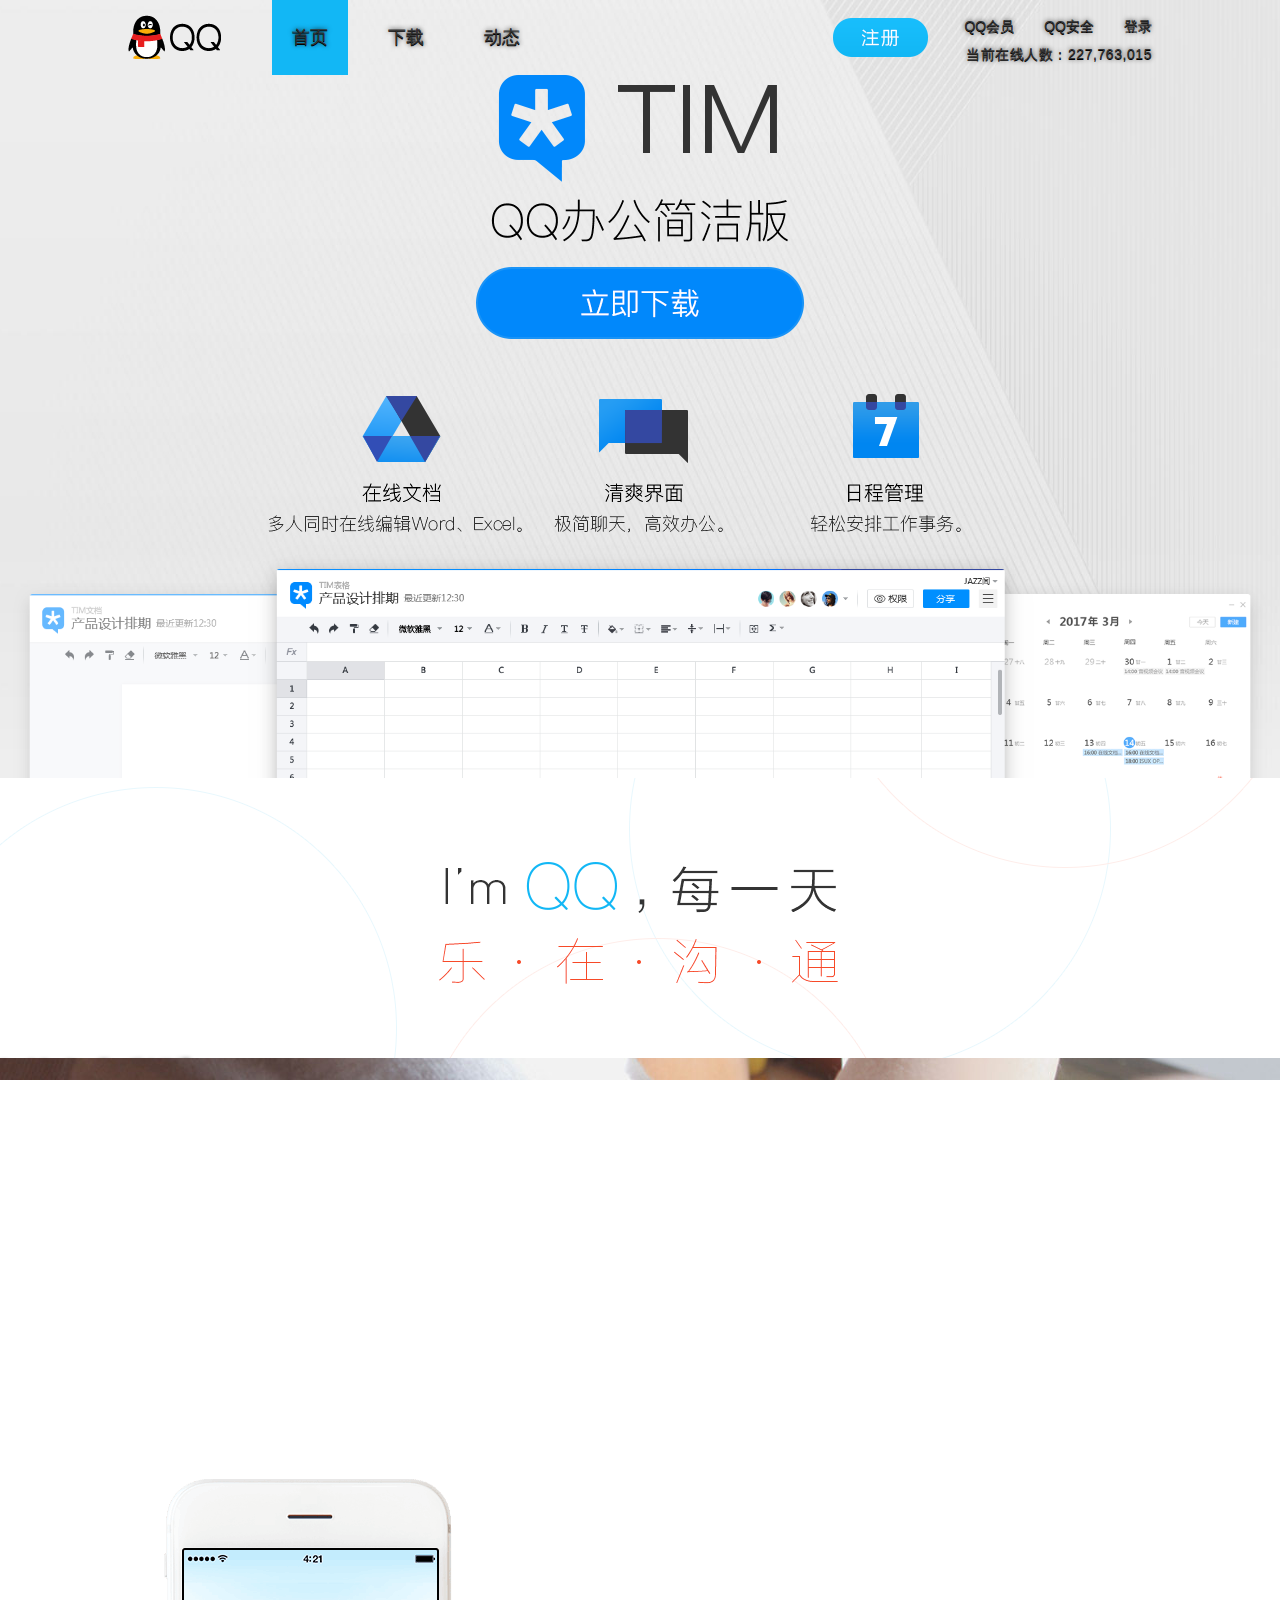
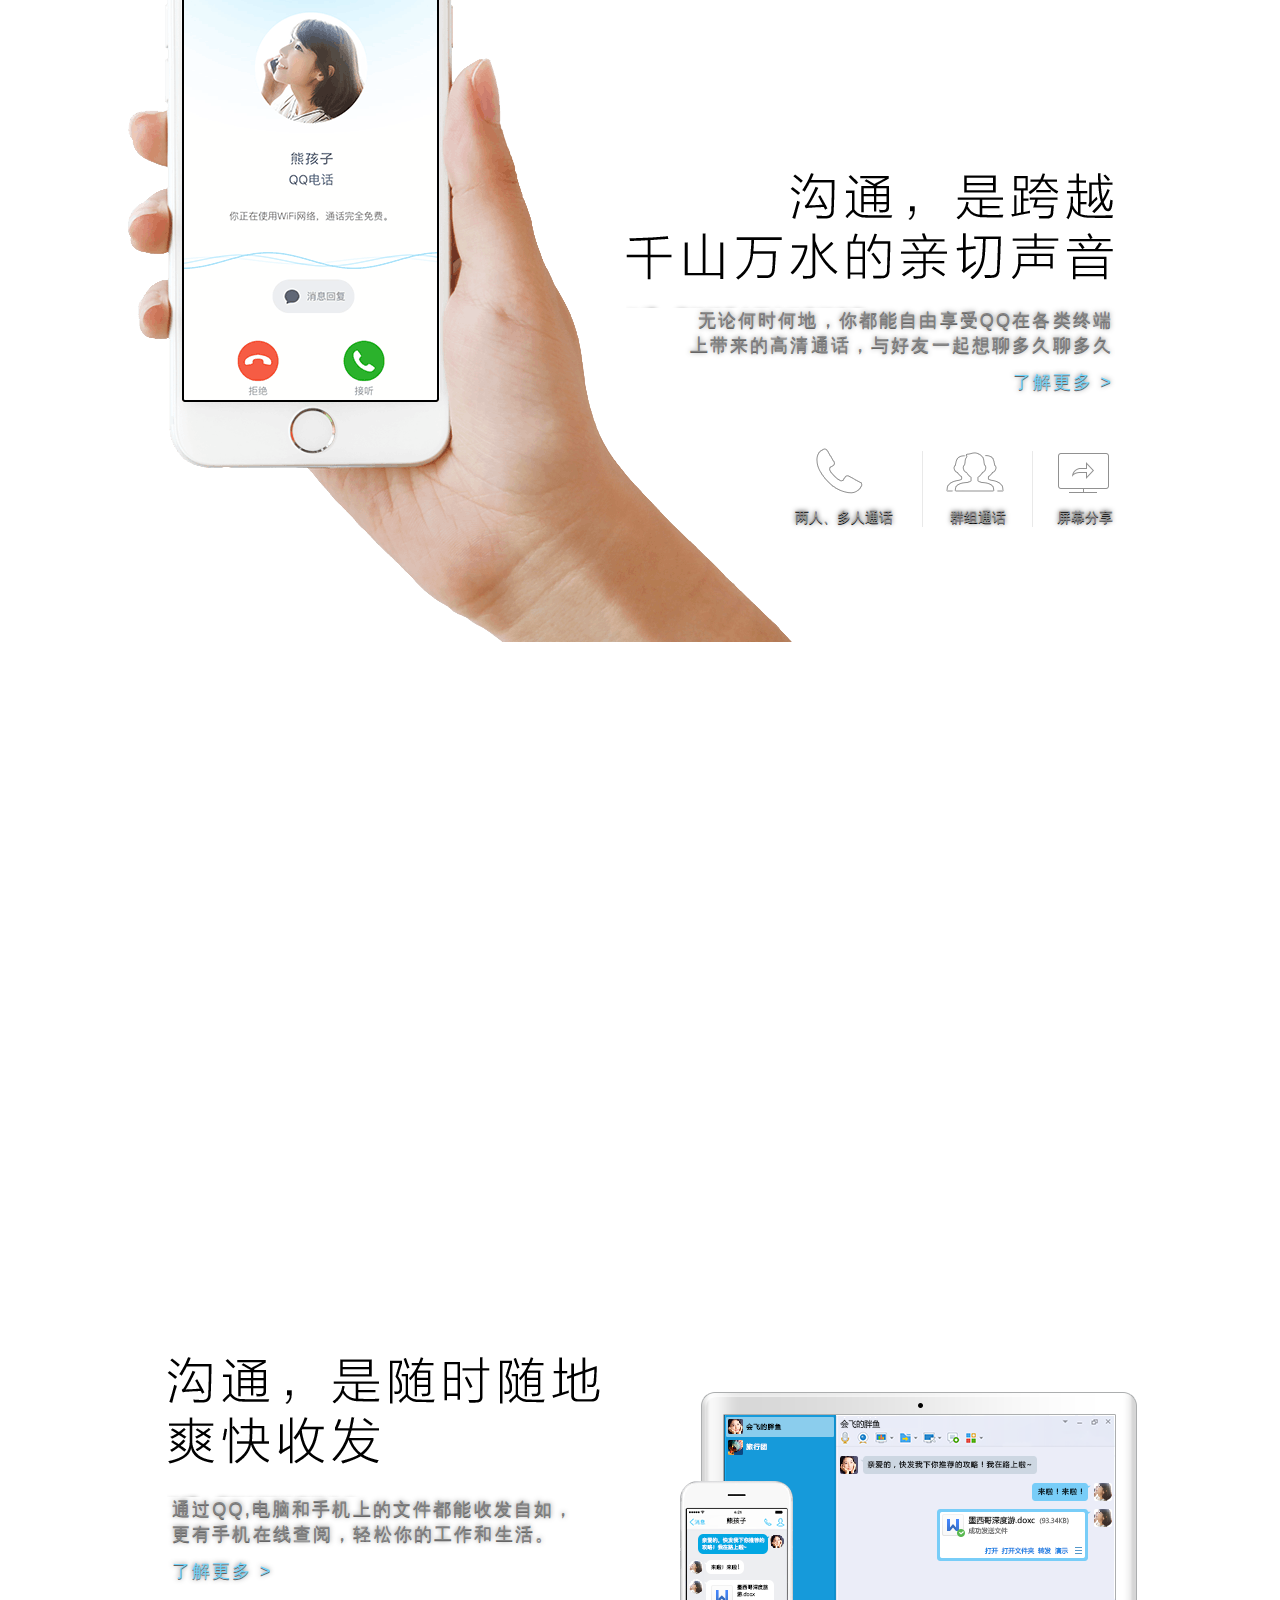
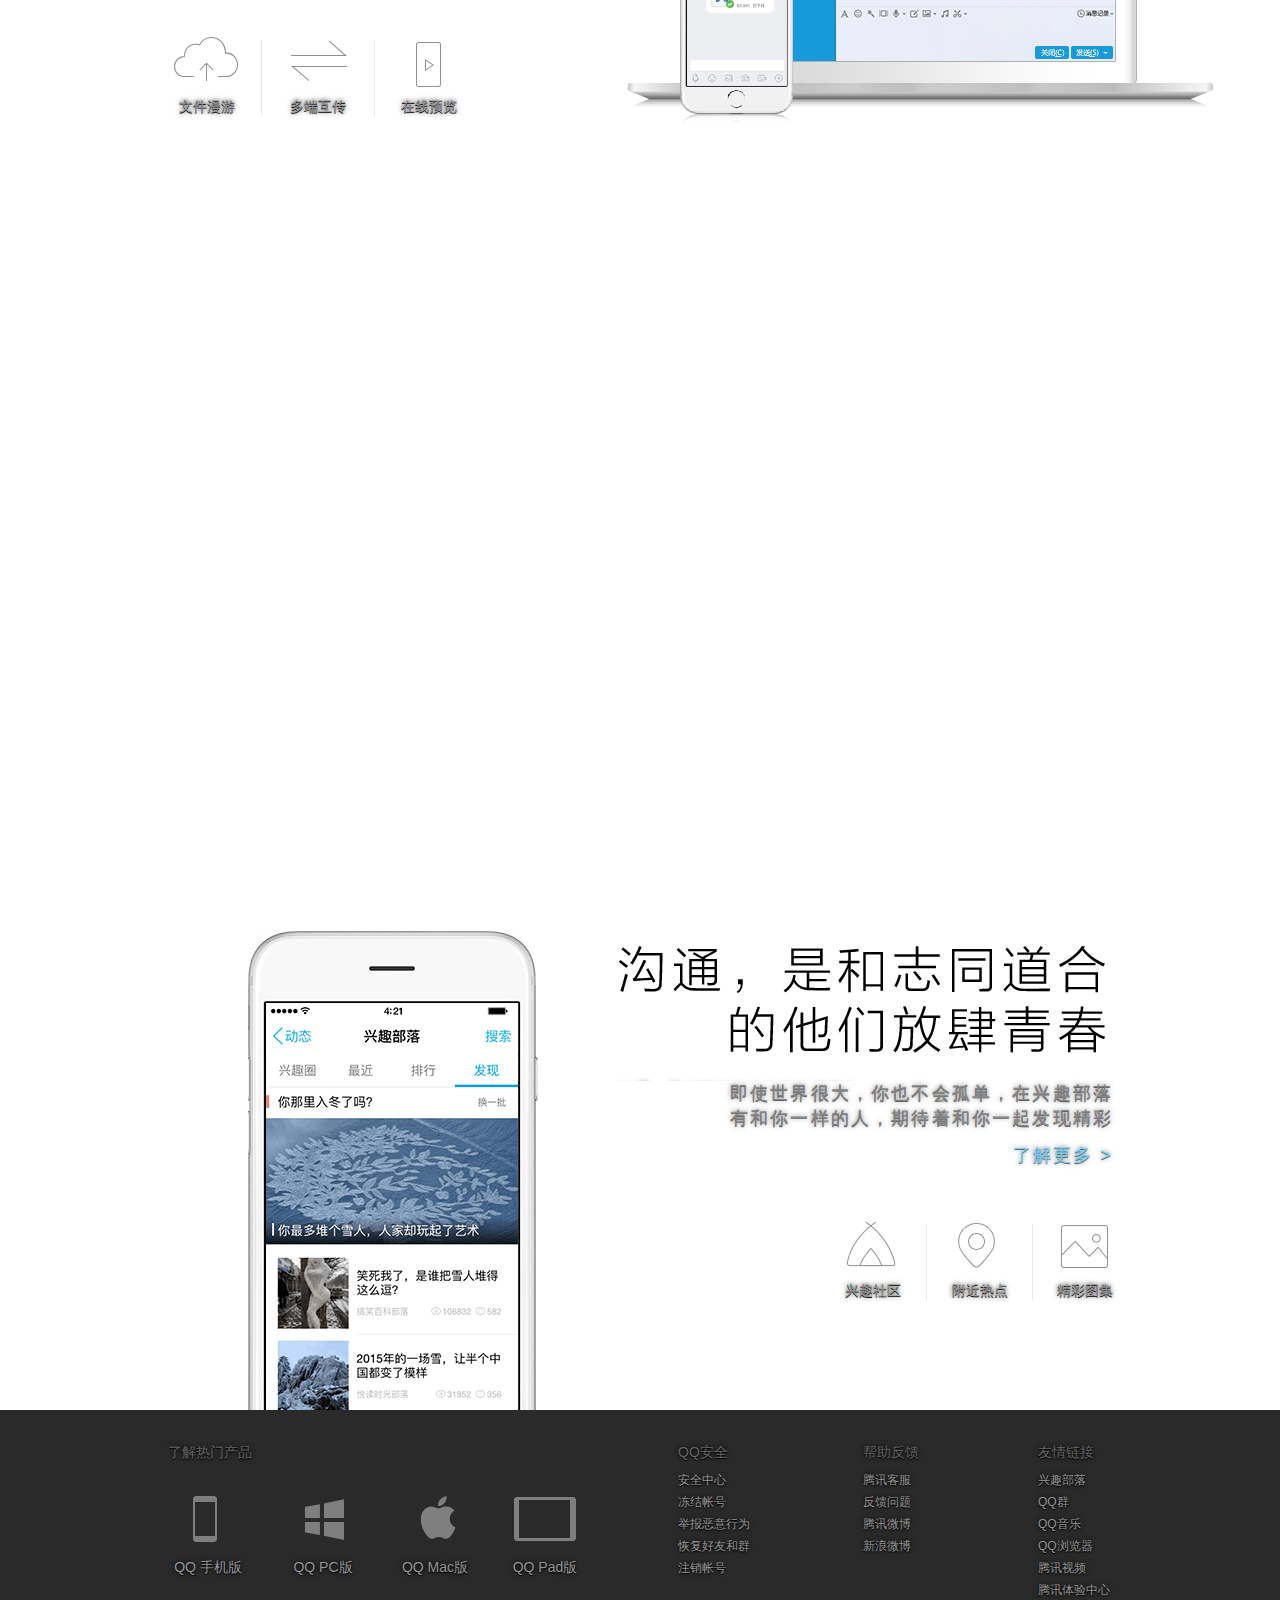
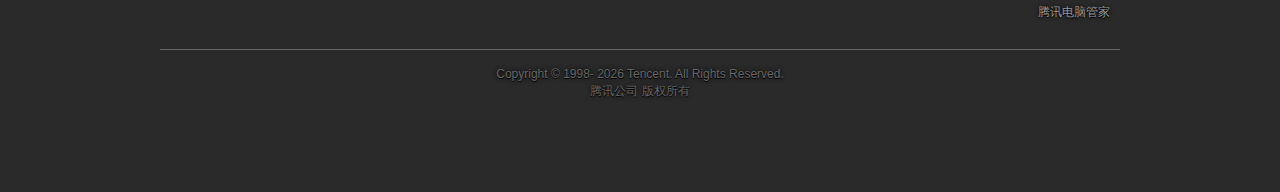
<file: QQTIM案例/index.html>
<!DOCTYPE html>
<html lang="en">

<head>
    <meta charset="UTF-8">
    <meta name="viewport" content="width=device-width, initial-scale=1.0">
    <meta http-equiv="X-UA-Compatible" content="ie=edge">
    <title>QQTIM</title>
    <link rel="stylesheet" href="css/style.css" />
    <link rel="stylesheet" href="css/index.css" />
    <script src="js/jquery.min.js"></script>
    <script src="js/jquery.stellar.min.js"></script>
    <script>
    $(function() {
        $.stellar({
             horizontalScrolling: false,
            responsive: true
        });
    })
    </script>
</head>

<body>
    <!-- 导航栏部分 -->
    <div id="topbar" class="topbar">
        <div class="toppic">
            <div class="topside">
                <a href="#" class="logoLink">im.qq.com</a>
                <ul id="topNav" class="topNav">
                    <li class="current"><a href="#">首页</a></li>
                    <li><a href="#">下载</a></li>
                    <li><a href="#">动态</a></li>
                </ul>
            </div>
            <div class="topTool">
                <a class="barzc" href="#" target="_blank">注册</a>
                <ul>
                    <li id="loginInfo">
                        <a id="login" href="#">登录</a>
                        <div id="loginPenel" class="loginPenel">
                            <span class="trg"></span>
                            <div class="logindrop">
                                <div id="nick" class="nick">Hi,飞翔的企鹅</div>
                                <div class="lgout"><a id="lgout" href="javascript:;">[退出]</a></div>
                            </div>
                        </div>
                    </li>
                    <li><a href="#" target="_blank">QQ安全</a></li>
                    <li><a href="#" target="_blank">QQ会员</a></li>
                </ul>
                <div class="flashData"><a id="viewOnline" href="#">当前在线人数：<em id="cur_online">227,763,015</em></a></div>
            </div>
        </div>
    </div>


    <!-- 中间部分 -->

    <!--S banner-->
    <div class="crossbanenr wrap">
        <ul id="crossbanenr">
            <li class="timbg">
                <div class="tim-content tim">
                    <div class="bnleft">
                        <div class="tim-wenzi"></div>
                        <div class="tim-btn">
                            <a href="#" target="_blank"></a>
                        </div>
                        <div class="tim-icon"></div>
                    </div>
                    <img src="images/doc-j2.png" class="tim-img">
                </div>
            </li>

        </ul>
    </div>


    <!-- 页面主题部分 -->

    <div class="content">
        <h1>I'm QQ - 每一天，乐在沟通</h1>
        <div id="fisrtbg" class="activebg fisrtbg" data-stellar-background-ratio="0.05"></div>
        <div class="qfigure qcall">
            <div class="qw960">
                <div class="txtwrap">
                    <h2>沟通，是跨越千山万水的亲切声音</h2>
                    <p>无论何时何地，你都能自由享受QQ在各类终端<br />上带来的高清通话，与好友一起想聊多久聊多久</p>
                    <p><a class="knmore" href="#" target="_blank">了解更多 &gt;</a></p>
                    <ul class="figs">
                        <li class="f01">屏幕分享</li>
                        <li class="f02">群组通话</li>
                        <li class="f03">两人、多人通话</li>
                    </ul>
                </div>
                <div class="qcallAnimate">
                </div>
            </div>
        </div>
    </div>
    <div id="secondbg" class="activebg secondbg" data-stellar-background-ratio="0.05"></div>
    <div class="qfigure qfile">
        <div class="qw960">
            <div class="txtwrap">
                <h2>沟通，是随时随地爽快收发</h2>
                <p>通过QQ,电脑和手机上的文件都能收发自如，<br />更有手机在线查阅，轻松你的工作和生活。</p>
                <p><a class="knmore" href="#" target="_blank">了解更多 &gt;</a></p>
                <ul class="figs">
                    <li class="f01">文件漫游</li>
                    <li class="f02">多端互传</li>
                    <li class="f03">在线预览</li>
                </ul>
            </div>
            <div class="qfileAnimate">
            </div>
        </div>
    </div>
    <div id="thirdbg" class="activebg thirdbg" data-stellar-background-ratio="0.05"></div>
    <div class="qfigure qblog">
        <div class="qw960">
            <div class="txtwrap">
                <h2>沟通，是志同道合的他们放肆青春</h2>
                <p>即使世界很大，你也不会孤单，在兴趣部落<br />有和你一样的人，期待着和你一起发现精彩</p>
                <p><a class="knmore" href="#" target="_blank">了解更多 &gt;</a></p>
                <ul class="figs">
                    <li class="f01">精彩图集</li>
                    <li class="f02">附近热点</li>
                    <li class="f03">兴趣社区</li>
                </ul>
            </div>
            <div class="qblogAnimate">
                <div class="qblogWrap">
                    <div class="pic1"></div>
                    <div class="pic2"></div>
                    <div class="pic3"></div>
                </div>
            </div>
        </div>
    </div>


    <!-- 页面底部制作 -->

    <!--S footer-->
    <div class="newfoot">
        <div class="qmaps">
            <div class="plats">
                <h3>了解热门产品</h3>
                <a class="plmb" href="#" target="_blank">QQ 手机版</a>
                <a class="plpc" href="#" target="_blank">QQ PC版</a>
                <a class="plmac" href="#" target="_blank">QQ Mac版</a>
                <a class="plpad" href="#" target="_blank">QQ Pad版</a>
            </div>

            <div class="map qac">
                <h3>QQ安全</h3>
                <ul>
                    <li><a href="#" target="_blank">安全中心</a></li>
                    <li><a href="#" target="_blank">冻结帐号</a></li>
                    <li><a href="#" target="_blank">举报恶意行为</a></li>
                    <li><a href="#" target="_blank">恢复好友和群</a></li>
                    <li><a href="#" target="_blank">注销帐号</a></li>
                </ul>
            </div>

            <div class="map qfaq">
                <h3>帮助反馈</h3>
                <ul>
                    <li><a href="#" target="_blank">腾讯客服</a></li>
                    <li><a href="#" target="_blank">反馈问题</a></li>
                    <li><a href="#" target="_blank">腾讯微博</a></li>
                    <li><a href="#" target="_blank">新浪微博</a></li>
                </ul>
            </div>

            <div class="map qlink">
                <h3>友情链接</h3>
                <ul>
                    <li><a href="#" target="_blank">兴趣部落</a></li>
                    <li><a href="#" target="_blank">QQ群</a></li>
                    <li><a href="#" target="_blank">QQ音乐</a></li>
                    <li><a href="#" target="_blank">QQ浏览器</a></li>
                    <li><a href="#" target="_blank">腾讯视频</a></li>
                    <li><a href="#" target="_blank">腾讯体验中心</a></li>
                    <li><a href="#" target="_blank">腾讯电脑管家</a></li>
                </ul>
            </div>
        </div>
        <div class="copyright">
            <p>Copyright &copy; 1998-
                <script>
                    document.write((new Date()).getFullYear());
                </script> Tencent. All Rights Reserved.</p>
            <p>腾讯公司 版权所有</p>
        </div>
    </div>

    <!--<div id="overlay" class="overlay"></div>

    <div id="flashDiv">
        <div class="flashBar"><a id="flashClose" href="#" class="close">关闭</a></div>
        <div class="flashBox">
            <div id="flashBox">
                <p>
                    <a href="#"><img src="images/get_flash_player.gif" alt="Get Adobe Flash player" /></a>
                </p>
            </div>
        </div>

    </div>-->

</body>

</html>
</file>
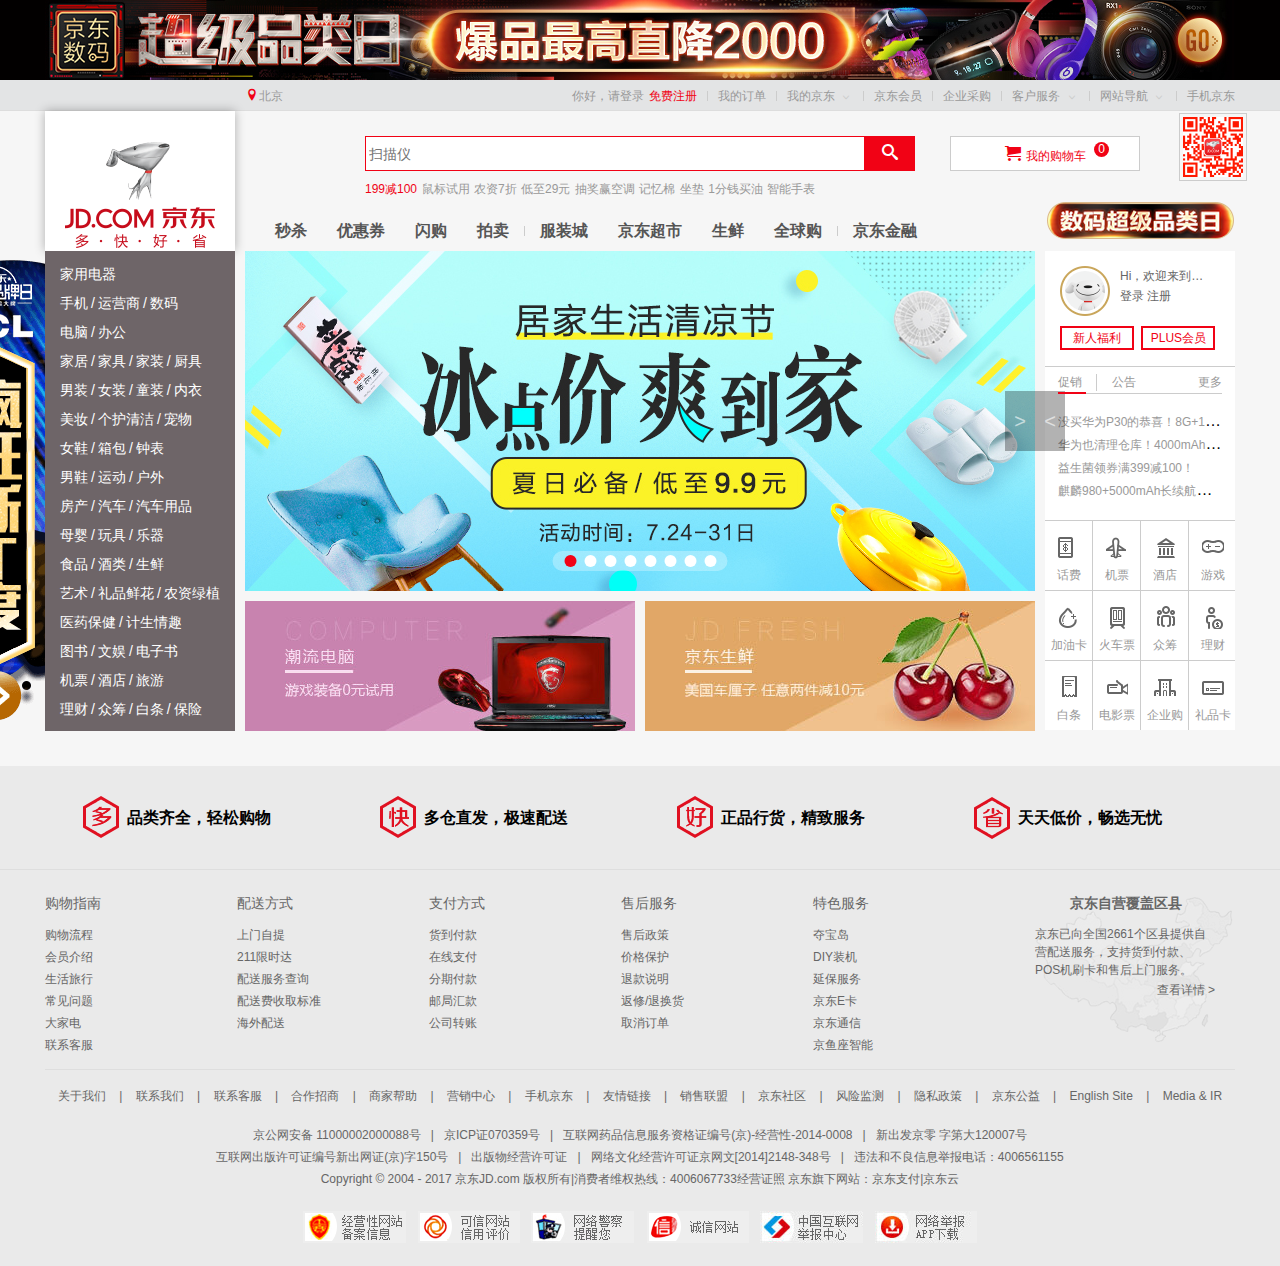
<file: 京东首页/index.html>
<!DOCTYPE html>
<html lang="en">
    <head>
        <meta charset="utf-8">
        <title>京东(JD.COM)-正品低价、品质保障、配送及时、轻松购物！</title>
        <meta name="description" content="京东JD.COM-专业的综合网上购物商城,销售家电、数码通讯、电脑、家居百货、服装服饰、母婴、图书、食品等数万个品牌优质商品.便捷、诚信的服务，为您提供愉悦的网上购物体验!" />
        <meta name="Keywords" content="网上购物,网上商城,手机,笔记本,电脑,MP3,CD,VCD,DV,相机,数码,配件,手表,存储卡,京东" />
        <link rel="shortcut icon" href="favicon.ico" type="image/x-icon"/>
        <!-- 引入css初始化文件 -->
        <link rel="stylesheet" href="css/normalize.css" />
        <!-- 头部和底部 结构基本相同  我们做基本的公共样式 -->
        <link rel="stylesheet" href="css/base.css" />
        <!--   我们做专属的首页样式 -->
        <link rel="stylesheet" href="css/index.css" />

    </head>
    <body>
    <!-- header 部分 start -->
	<header>
		<div class="w">
			<a href="#">
				<img src="images/header.jpg" height="80" width="1190" alt="">
			</a>
		</div>
	</header>
    <!-- header 部分 end -->
	<!-- 快速导航栏部分 start-->
	<div class="shortcut">
		<div class="w">
			<ul class="fl city">
				<li> <i class="f10"></i><a href="#">北京</a></li>
			</ul>
			<ul class="fr">
				<li>
					<a href="#">你好，请登录</a>
					<a href="#" class="f10">免费注册</a>
				</li>
				<li class="space"></li>
				<li>
					<a href="#">我的订单</a>
				</li>
				<li class="space"></li>
				<li>
					<a href="#">我的京东</a>
					<i></i>
				</li>
				<li class="space"></li>
				<li>
					<a href="#">京东会员</a>
				</li>

				<li class="space"></li>
				<li>
					<a href="#">企业采购</a>
				</li>
				<li class="space"></li>
				<li>
					<a href="#">客户服务</a>
					<i></i>
				</li>
				<li class="space"></li>
				<li>
					<a href="#">网站导航</a>
					<i></i>
				</li>
				<li class="space"></li>
				<li>
					<a href="#" class="mobile">手机京东
					 <img src="images/mobile.png" height="60" width="60" alt="">
					</a>
				</li>
			</ul>
		</div>
	</div>
	<!-- 快速导航栏部分 end-->
	<!-- 中间头部分 start -->
	<div class="w middle">
		<div class="logo">
			<h1>  <!-- 提高权重  便利于搜索引擎优化 -->
				<a href="#"></a>  
			</h1>
		</div>
		<!-- 搜索 -->
		<div class="form">
			<input type="text" placeholder="扫描仪">
			<!-- 按钮的意思 双标签 等价于 <input type="button" value=""> -->
			<button> <i></i> </button>  
		</div>
		<!-- 购物车 -->
		<div class="shopCar">
			<i></i><a href="#" class="f10">我的购物车</a> <span>0</span>
		</div>
		<!-- 关键词 -->
		<div class="hotwords">
			<a href="#" class="f10">199减100</a>
			<a href="#">鼠标试用</a>
			<a href="#">农资7折</a>
			<a href="#">低至29元</a>
			<a href="#">抽奖赢空调</a>
			<a href="#">记忆棉</a>
			<a href="#">坐垫</a>
			<a href="#">1分钱买油</a>
			<a href="#">智能手表</a>
		</div>
		<!-- 小导航部分 -->
		<div class="navitems">
			<ul>
				<li><a href="#">秒杀</a></li>
				<li><a href="#">优惠券</a></li>
				<li><a href="#">闪购</a></li>
				<li><a href="#">拍卖</a></li>
				<li class="space"></li>
				<li><a href="#">服装城</a></li>
				<li><a href="#">京东超市</a></li>
				<li><a href="#">生鲜</a></li>
				<li><a href="#">全球购</a></li>	
				<li class="space"></li>
				<li><a href="#">京东金融</a></li>
			</ul>
			
		</div>
		<!-- 超级日部分 -->
		<div class="super">
			<a href="#"><img src="images/super.png" height="40" width="190" alt=""></a>
		</div>
	</div>
	<!-- 中间头部分 end -->

	<!-- 中间分类区域 start -->
	<div class="w grid">
		<div class="grid-col1 fl">
			<div class="ad">
				<img src="images/ad-l.png" height="480" width="250" alt="">
				<div class="ad-r"></div>
			</div>
			<ul>
				<li><a href="#">家用电器</a></li>
				<li><a href="#">手机</a>/<a href="#">运营商</a>/<a href="#">数码</a></li>
				<li><a href="#">电脑</a>/<a href="#">办公</a></li>
				<li><a href="#">家居</a>/<a href="#">家具</a>/<a href="#">家装</a>/<a href="#">厨具</a></li>
				<li><a href="#">男装</a>/<a href="#">女装</a>/<a href="#">童装</a>/<a href="#">内衣</a></li>
				<li><a href="#">美妆</a>/<a href="#">个护清洁</a>/<a href="#">宠物</a></li>
				<li><a href="#">女鞋</a>/<a href="#">箱包</a>/<a href="#">钟表</a></li>
				<li><a href="#">男鞋</a>/<a href="#">运动</a>/<a href="#">户外</a></li>
				<li><a href="#">房产</a>/<a href="#">汽车</a>/<a href="#">汽车用品</a></li>
				<li><a href="#">母婴</a>/<a href="#">玩具</a>/<a href="#">乐器</a></li>
				<li><a href="#">食品</a>/<a href="#">酒类</a>/<a href="#">生鲜</a></li>
				<li><a href="#">艺术</a>/<a href="#">礼品鲜花</a>/<a href="#">农资绿植</a></li>
				<li><a href="#">医药保健</a>/<a href="#">计生情趣</a></li>
				<li><a href="#">图书</a>/<a href="#">文娱</a>/<a href="#">电子书</a></li>
				<li><a href="#">机票</a>/<a href="#">酒店</a>/<a href="#">旅游</a></li>
				<li><a href="#">理财</a>/<a href="#">众筹</a>/<a href="#">白条</a>/<a href="#">保险</a></li>
			</ul>
		</div>
		<div class="grid-col2 fl">
			<div class="grid-col2-t">
				<a href="#"><img src="images/banner1.jpg" height="340" width="790" alt=""></a>
				<a href="#" class="arrow-l"><</a>
				<a href="#" class="arrow-r">></a>
				<ul class="circle">
					<li class="current"></li>
					<li></li>
					<li></li>
					<li></li>
					<li></li>
					<li></li>
					<li></li>
					<li></li>
				</ul>
			</div>
			<div class="grid-col2-b">
				<div><a href="#"><img src="images/l.jpg" height="130" width="390" alt=""></a></div>
				<div><a href="#"><img src="images/r.jpg" height="130" width="390" alt=""></a></div>
			</div>
		</div>
		<div class="grid-col3 fr">
			<!-- 登录模块 -->
			<div class="login">
				<div class="login-t">
					Hi，欢迎来到京东！<br />
					<a href="#">登录</a>
					<a href="#">注册</a>
					<a href="#" class="user-info">
						<img src="images/no_login.png" alt="">
					</a>
				</div>
				<div class="login-b">
					<a href="#">新人福利</a>
					<a href="#">PLUS会员</a>
				</div>
			</div>
			<!-- 新闻模块 -->
			<div class="news">
				<div class="news-t">
					<a href="#" class="cuxiao">促销</a>
					<a href="#" class="gg">公告</a>
					<a href="#" class="more">更多</a>
					<div></div>
				</div>
				<div class="news-b">
					<ul>
						<li><a href="#">没买华为P30的恭喜！8G+128G版突发福利！</a></li>
						<li><a href="#">华为也清理仓库！4000mAh+麒麟980，已成千元机！</a></li>
						<li><a href="#">益生菌领券满399减100！</a></li>
						<li><a href="#">麒麟980+5000mAh长续航直接拉速度了发</a></li>
					</ul>
				</div>
			</div>
			<!-- 服务扩展模块 -->
			<div class="expand">
				<ul>
					<li>
						<a href="#">
							<i></i>
							<span>话费</span>
						</a>
					</li>
					<li>
						<a href="#">
							<i class="i1"></i>
							<span>机票</span>
						</a>
					</li>
					<li>
						<a href="#">
							<i></i>
							<span>酒店</span>
						</a>
					</li>
					<li>
						<a href="#">
							<i></i>
							<span>游戏</span>
						</a>
					</li>
					<li>
						<a href="#">
							<i></i>
							<span>加油卡</span>
						</a>
					</li>
					<li>
						<a href="#">
							<i></i>
							<span>火车票</span>
						</a>
					</li>
					<li>
						<a href="#">
							<i></i>
							<span>众筹</span>
						</a>
					</li>
					<li>
						<a href="#">
							<i></i>
							<span>理财</span>
						</a>
					</li>
					<li>
						<a href="#">
							<i></i>
							<span>白条</span>
						</a>
					</li>
					<li>
						<a href="#">
							<i></i>
							<span>电影票</span>
						</a>
					</li>
					<li>
						<a href="#">
							<i></i>
							<span>企业购</span>
						</a>
					</li>
					<li>
						<a href="#">
							<i></i>
							<span>礼品卡</span>
						</a>
					</li>
				</ul>
			</div>
		</div>
	</div>

	<!-- 中间分类区域 end -->


	<!-- 页面底部分 start  -->
	<footer>
		<!-- 服务模块 -->
		<div class="service">
			<div class="w">
				<ul>
					<li>
						<h5>多</h5>
						<p>品类齐全，轻松购物</p>
					</li>
					<li>
						<h5>多</h5>
						<p>多仓直发，极速配送</p>
					</li>
					<li>
						<h5>多</h5>
						<p>正品行货，精致服务</p>
					</li>
					<li>
						<h5>多</h5>
						<p>天天低价，畅选无忧</p>
					</li>
				</ul>
			</div>
		</div>
		<!-- 帮助模块 -->
		<div class="w help">
			<div class="fl">
				<dl>
					<dt>购物指南</dt>
					<dd><a href="#">购物流程</a></dd>
					<dd><a href="#">会员介绍</a></dd>
					<dd><a href="#">生活旅行</a></dd>
					<dd><a href="#">常见问题</a></dd>
					<dd><a href="#">大家电</a></dd>
					<dd><a href="#">联系客服</a></dd>
				</dl>
				<dl>
					<dt>配送方式</dt>
					<dd><a href="#">上门自提</a></dd>
					<dd><a href="#">211限时达</a></dd>
					<dd><a href="#">配送服务查询</a></dd>
					<dd><a href="#">配送费收取标准</a></dd>
					<dd><a href="#">海外配送</a></dd>
				</dl>
				<dl>
					<dt>支付方式</dt>
					<dd><a href="#">货到付款</a></dd>
					<dd><a href="#">在线支付</a></dd>
					<dd><a href="#">分期付款</a></dd>
					<dd><a href="#">邮局汇款</a></dd>
					<dd><a href="#">公司转账</a></dd>
				</dl>
				<dl>
					<dt>售后服务</dt>
					<dd><a href="#">售后政策</a></dd>
					<dd><a href="#">价格保护</a></dd>
					<dd><a href="#">退款说明</a></dd>
					<dd><a href="#">返修/退换货</a></dd>
					<dd><a href="#">取消订单</a></dd>
				</dl>
				<dl>
					<dt>特色服务</dt>
					<dd><a href="#">夺宝岛</a></dd>
					<dd><a href="#">DIY装机</a></dd>
					<dd><a href="#">延保服务</a></dd>
					<dd><a href="#">京东E卡</a></dd>
					<dd><a href="#">京东通信</a></dd>
					<dd><a href="#">京鱼座智能</a></dd>
				</dl>
			</div>
			<div class="fr coverage">
				<h5>京东自营覆盖区县</h5>
				<p>京东已向全国2661个区县提供自营配送服务，支持货到付款、POS机刷卡和售后上门服务。</p>
				<a href="#">查看详情 > </a>
			</div>
		</div>

		<div class="w copyright">
			<p> 
				<a href="#">关于我们</a>
				<span>|</span> 
				<a href="#">联系我们</a>
				<span>|</span> 
				<a href="#">联系客服</a>
				<span>|</span> 
				<a href="#">合作招商</a>
				<span>|</span> 
				<a href="#">商家帮助</a>
				<span>|</span> 
				<a href="#">营销中心</a>
				<span>|</span> 
				<a href="#">手机京东</a>
				<span>|</span> 
				<a href="#">友情链接</a>
				<span>|</span> 
				<a href="#">销售联盟</a>
				<span>|</span> 
				<a href="#">京东社区</a>
				<span>|</span> 
				<a href="#">风险监测</a>
				<span>|</span>
				<a href="#">隐私政策</a>
				<span>|</span> 
				<a href="#">京东公益</a>
				<span>|</span> 
				<a href="#">English Site</a>
				<span>|</span> 
				<a href="#">Media & IR</a>


			</p>
			<div>
				<p>京公网安备 11000002000088号<span>|</span>京ICP证070359号<span>|</span>互联网药品信息服务资格证编号(京)-经营性-2014-0008<span>|</span>新出发京零 字第大120007号</p>
<p>互联网出版许可证编号新出网证(京)字150号<span>|</span>出版物经营许可证<span>|</span>网络文化经营许可证京网文[2014]2148-348号<span>|</span>违法和不良信息举报电话：4006561155</p>
<p>Copyright © 2004 - 2017  京东JD.com 版权所有|消费者维权热线：4006067733经营证照
京东旗下网站：京东支付|京东云</p>
			</div>
			<p class="foot-icon">
				<a href="#"></a>
				<a href="#"></a>
				<a href="#"></a>
				<a href="#"></a>
				<a href="#"></a>
				<a href="#"></a>
			</p>

		</div>
	</footer>
	<!-- 页面底部分 end  -->
    </body>
</html>
</file>
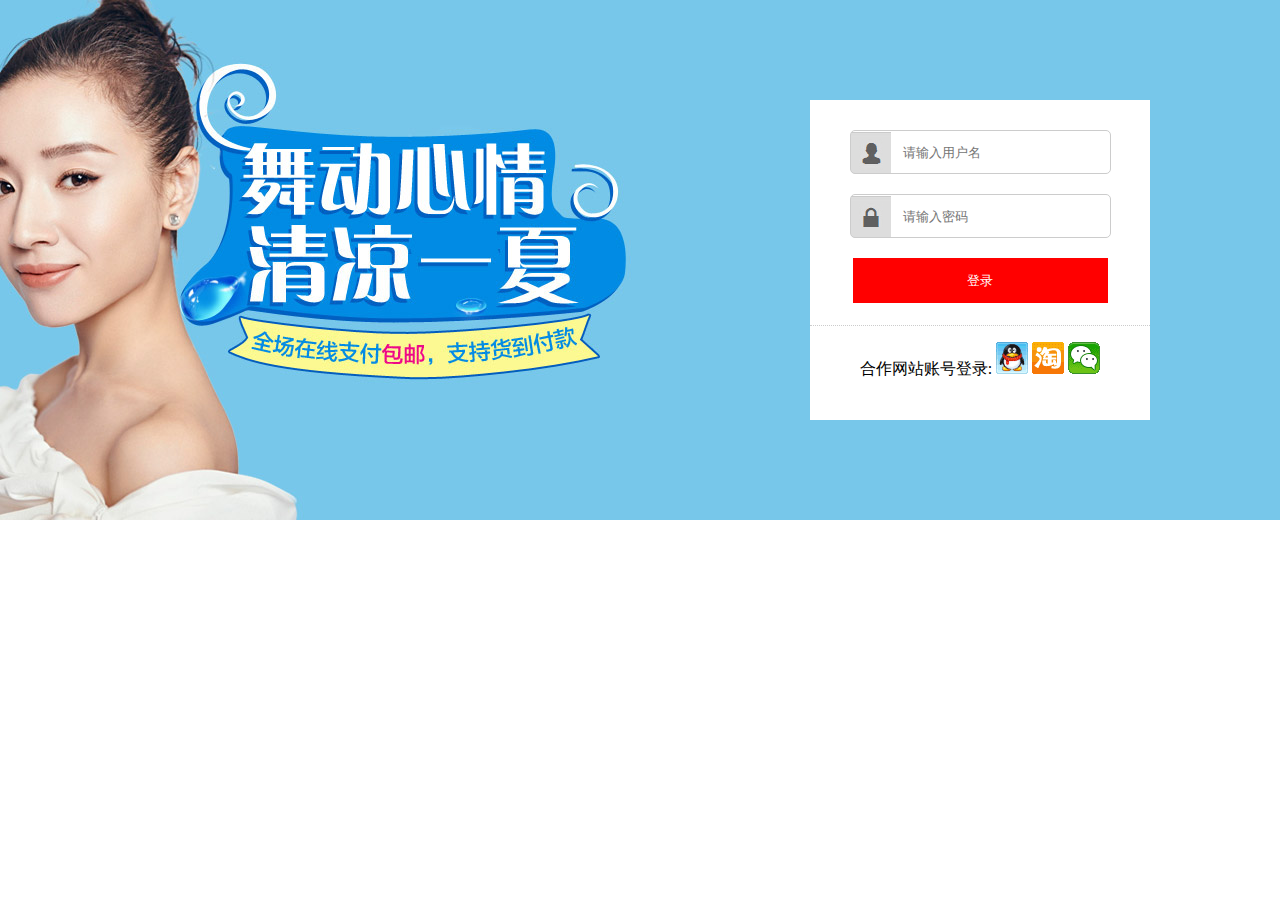
<file: 登录页面/index.html>
<!DOCTYPE html>
<html lang="en">
<head>
    <meta charset="UTF-8">
    <title>登录页面</title>
    <style>
        body{
            margin: 0;
        }
        .main{
            width:100%;
            height:520px;
            background: url("images/dlbg.jpg")center;
        }
        .login{
            float: right;
            width:340px;
            height:320px;
            background-color: #fff;
            /*margin-right: 130px;
            margin-top: 100px;*/
            margin: 100px 130px 0 0;
        }
        .top{
            width:340px;
            height:225px;
            border-bottom: 1px dotted #ccc;/*下边框 粗细 样式(dotted虚线) 颜色*/
            text-align: center;
        }
        input[type="submit"]{
            width: 255px;
            height:45px;
            background-color:red;
            color:#fff;
            border:none;
        }
        input[type="text"]{
            margin-top: 30px;
            background: url("images/zhanghao.jpg")no-repeat;
        }
        input[type="password"]{
            background: url("images/mima.jpg")no-repeat;
        }
        input[type="text"],input[type="password"]{
            width: 255px;
            height:40px;
            border:1px solid #ccc;
            border-radius: 5px;/*边框圆角*/
            margin-bottom: 20px;
            text-indent: 50px;
        }
        .bottom{
            text-align: center;
        }
    </style>
</head>
<body>
    <div class="main">
        <div class="login">
            <div class="top">
                <form action="">
                    <input type="text" placeholder="请输入用户名">
                    <input type="password" placeholder="请输入密码">
                    <input type="submit" value="登录">

                </form>
            </div>
            <div class="bottom">
                <p>
                    合作网站账号登录:
                    <img src="images/qqlogin.png" alt="">
                    <img src="images/taobao.png" alt="">
                    <img src="images/weixin.png" alt="">
                </p>
            </div>
        </div>
    </div>
</body>
</html>
</file>
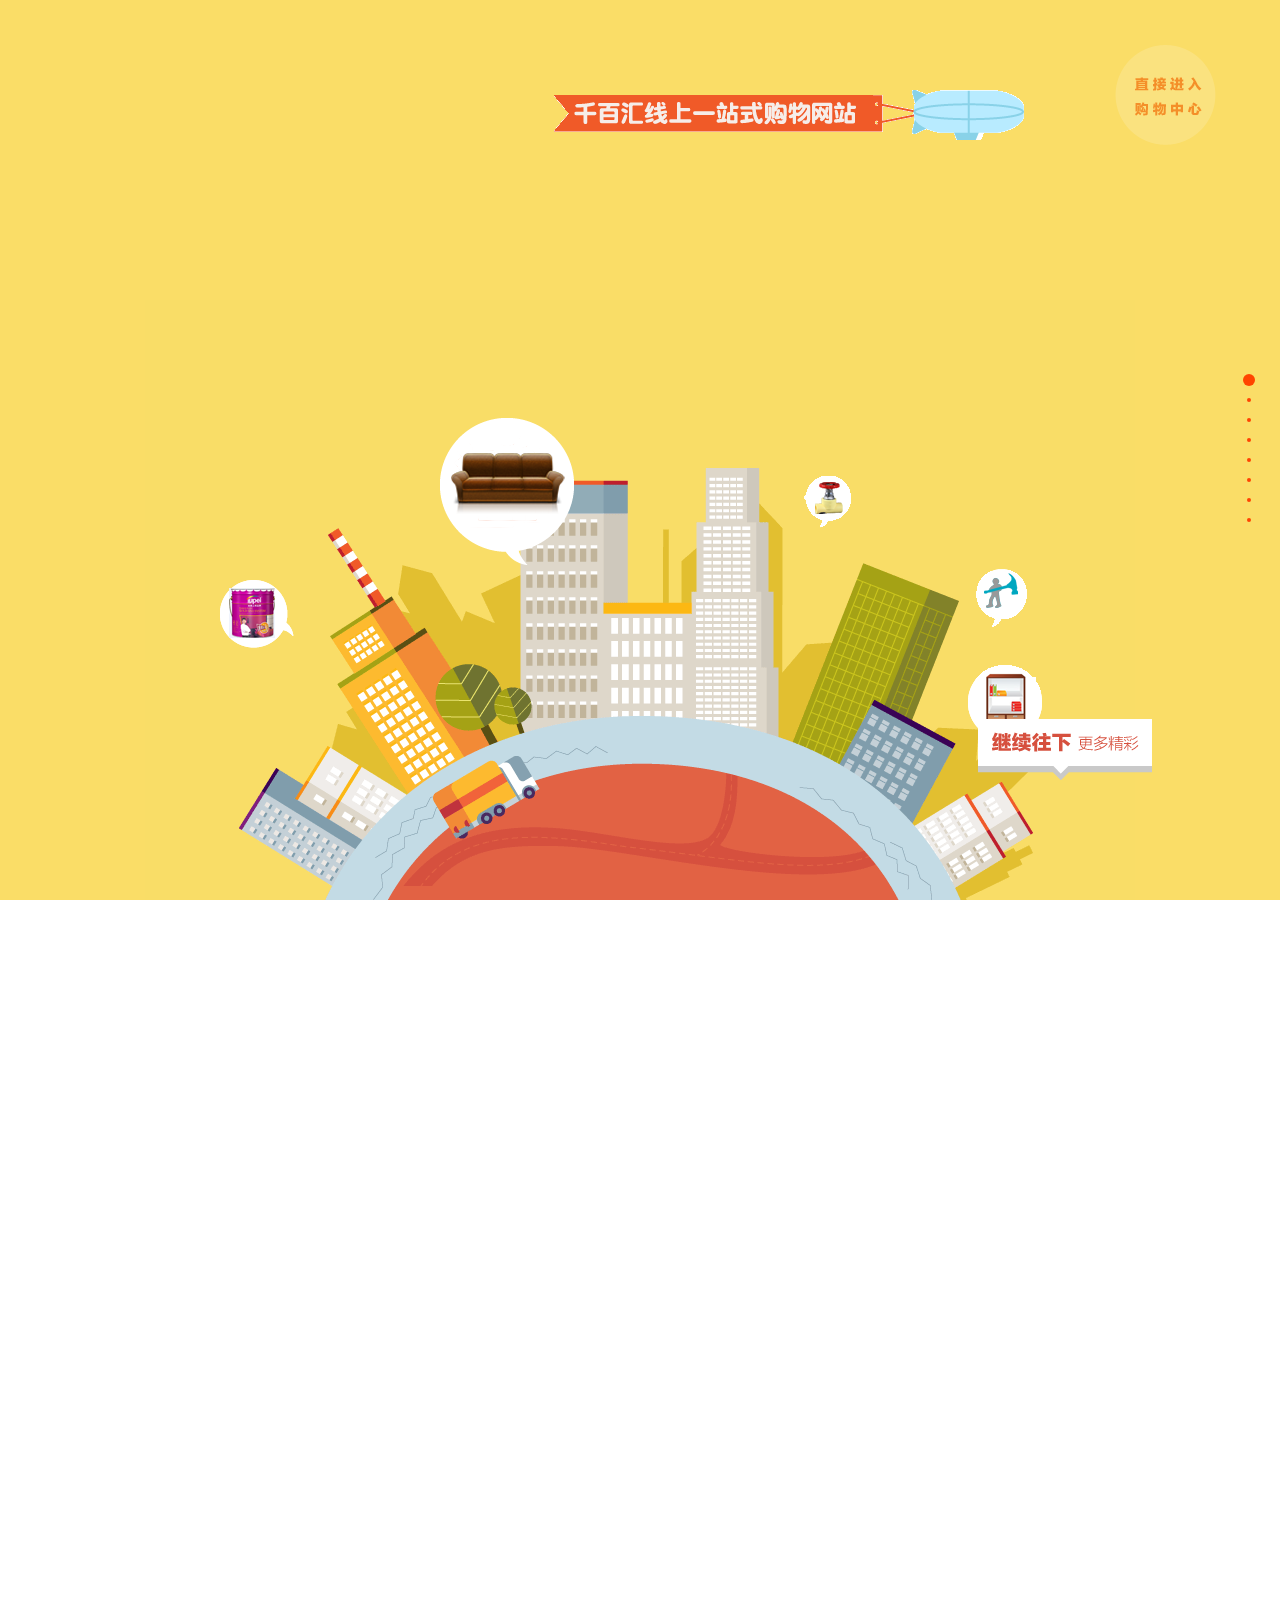
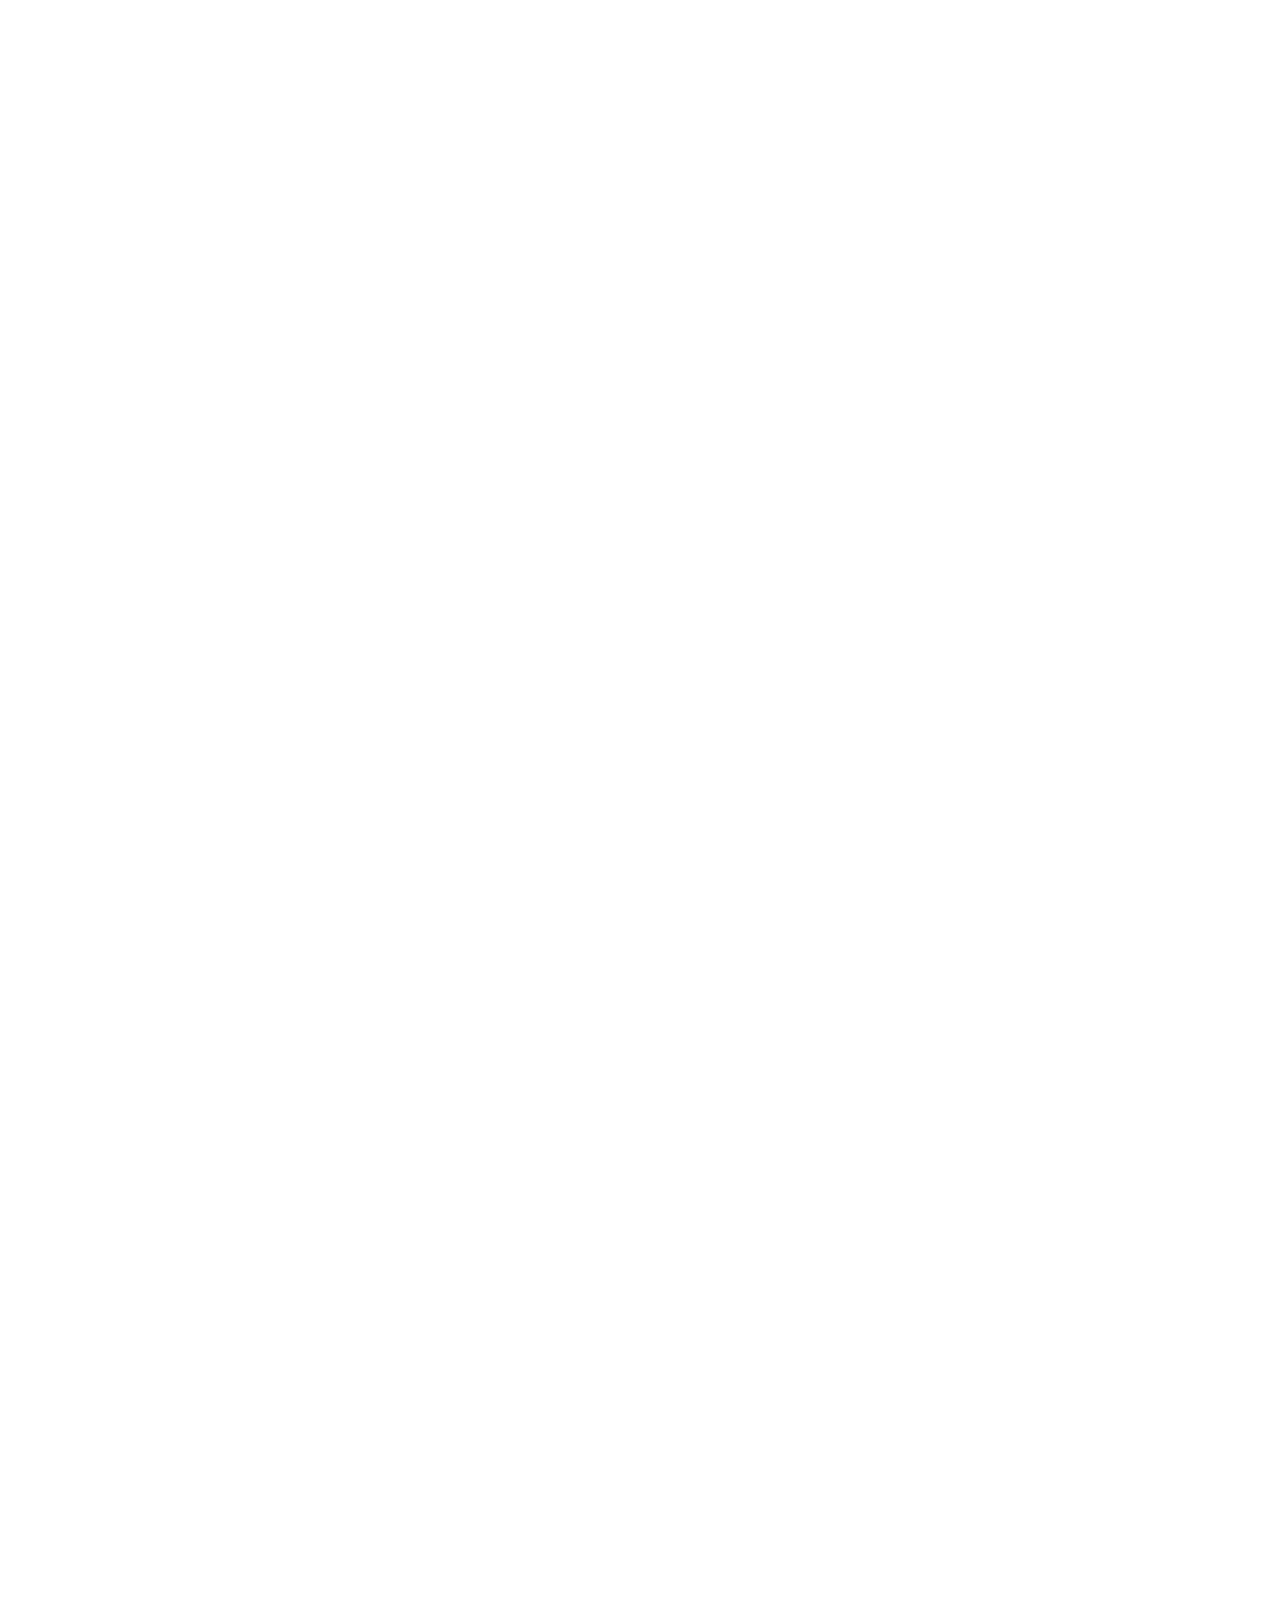
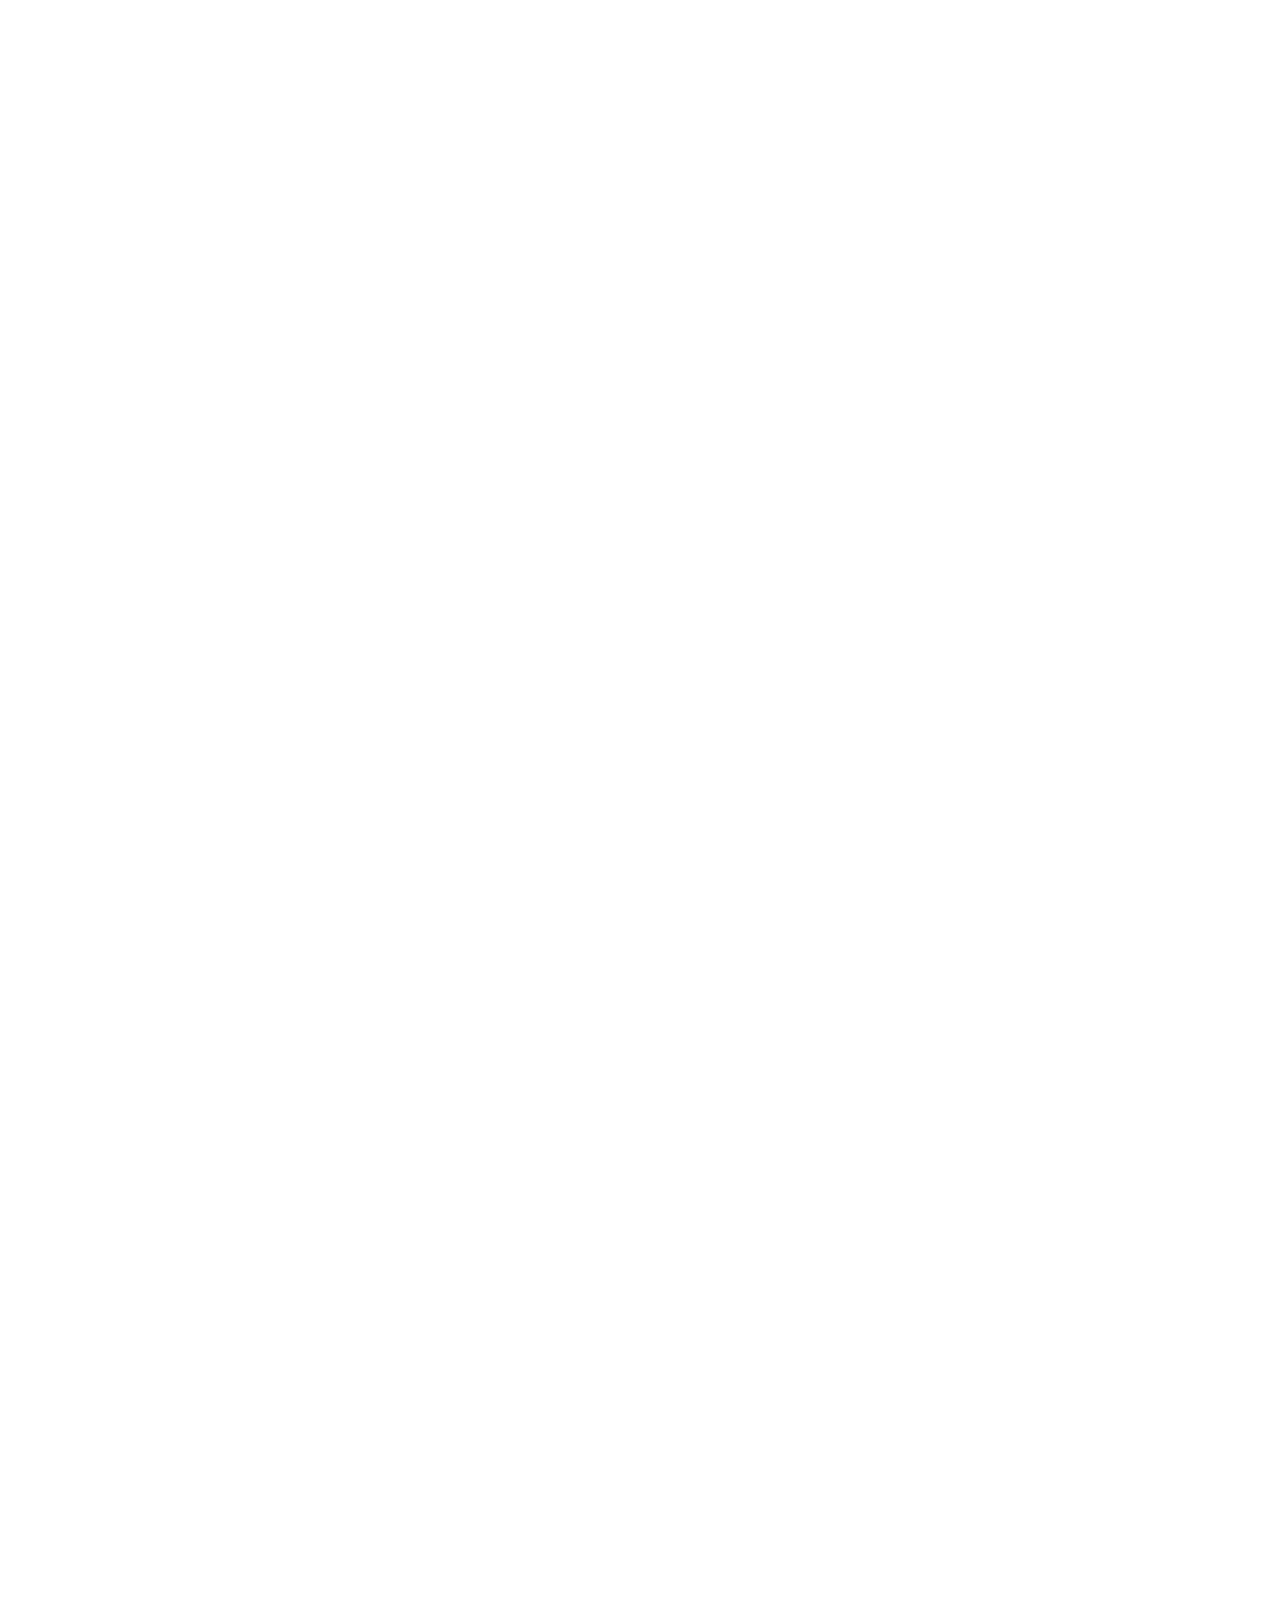
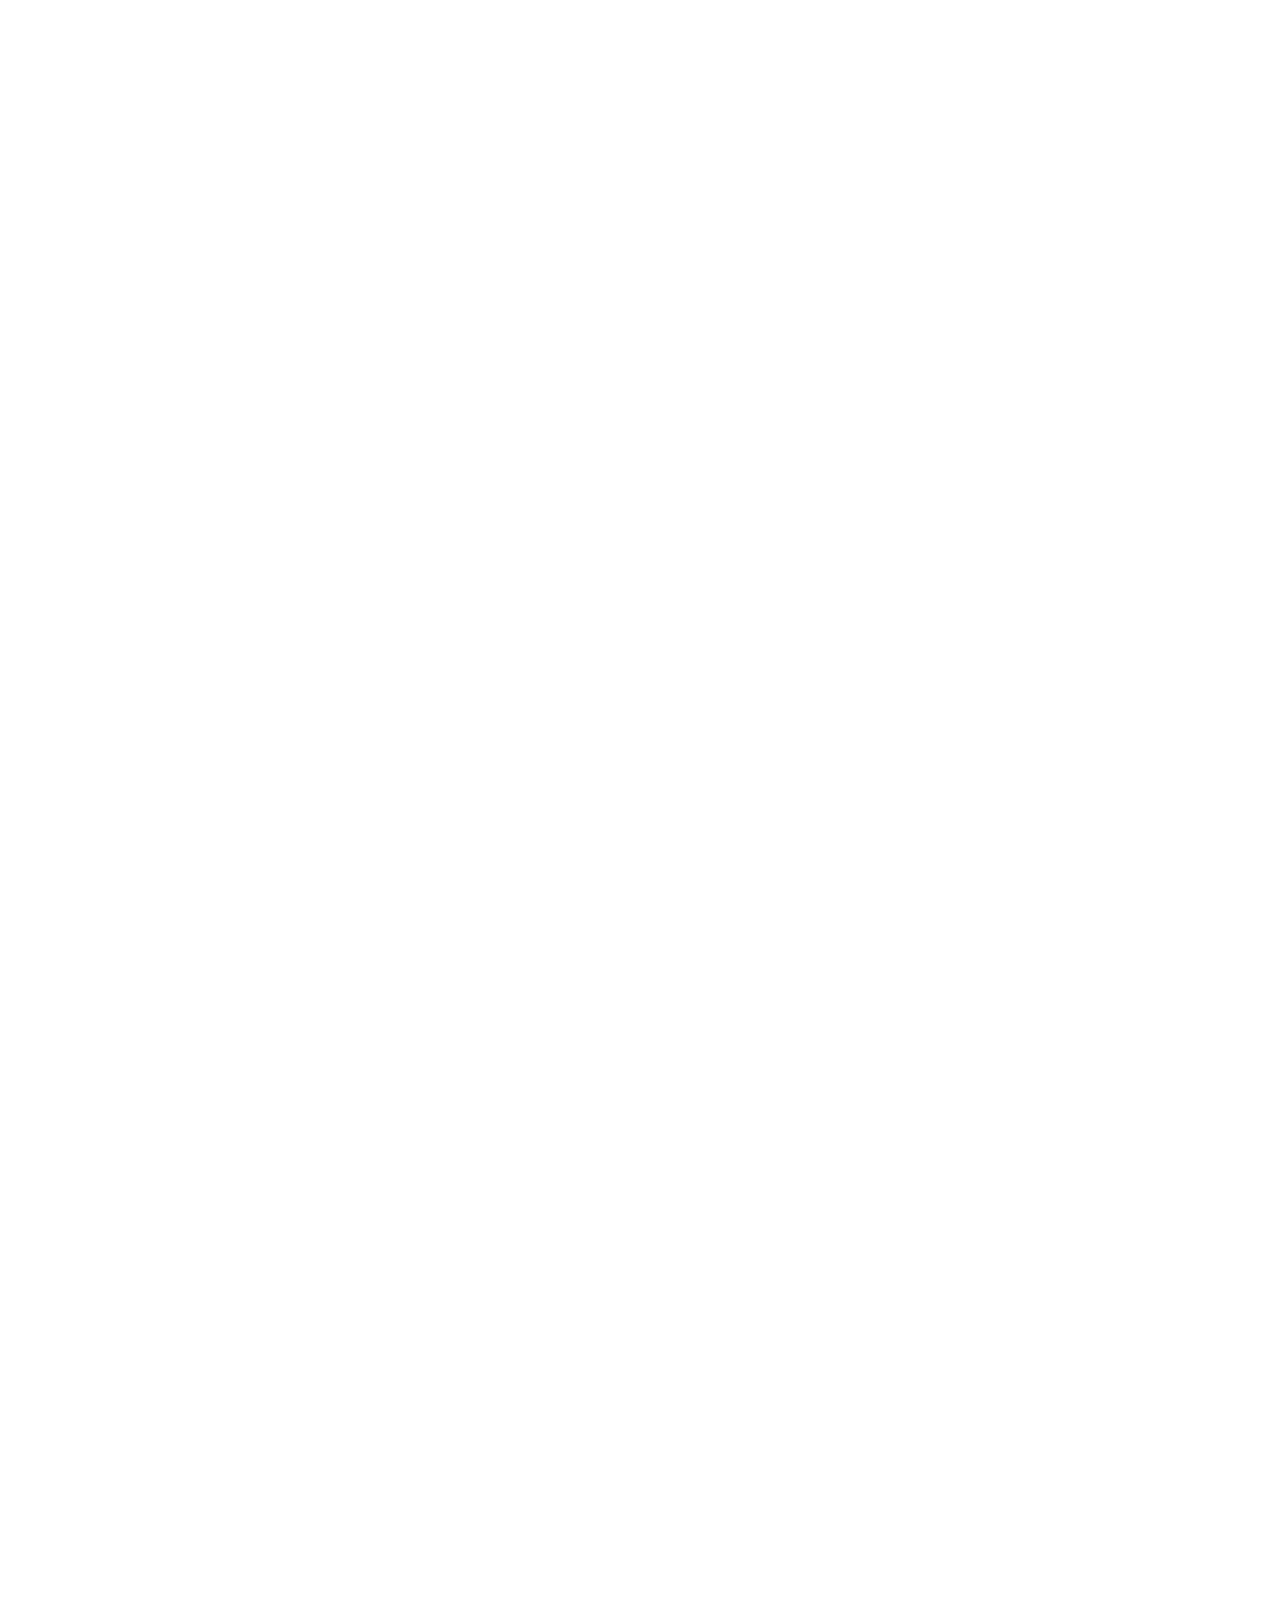
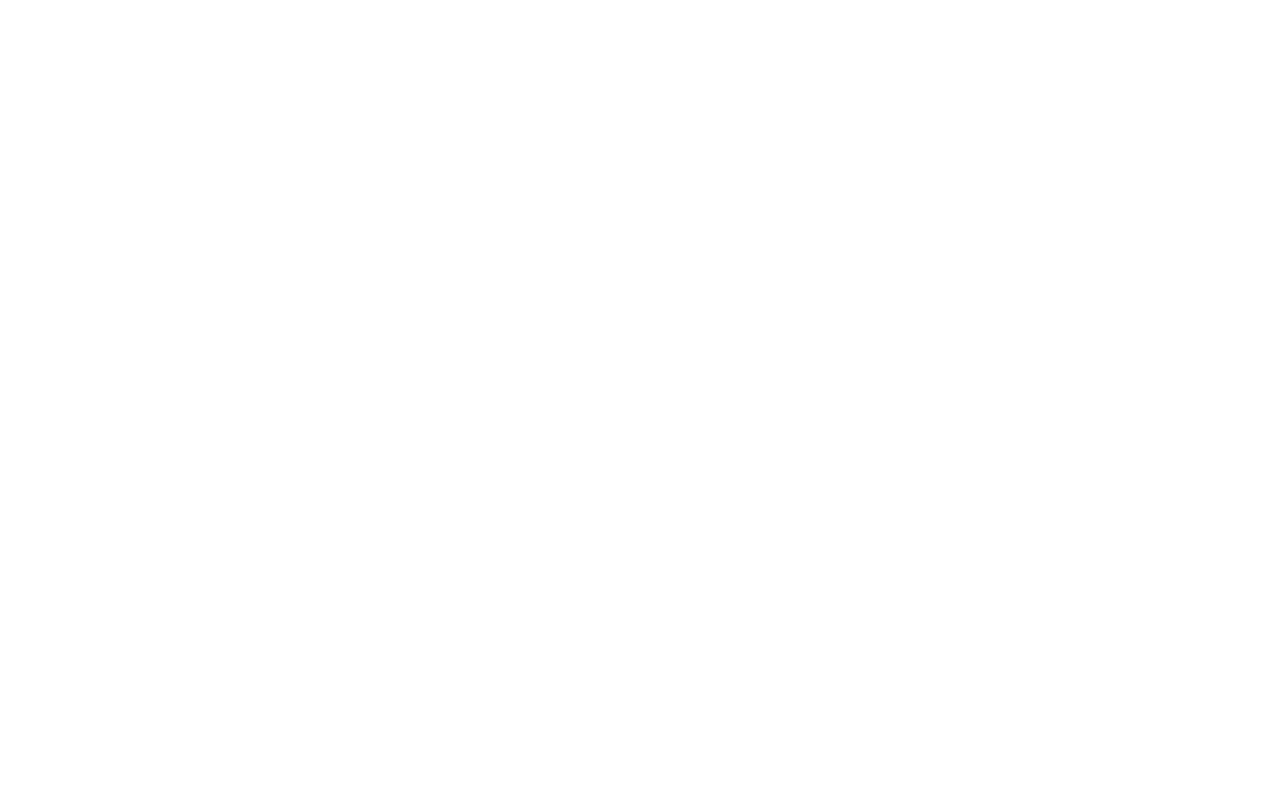
<file: 购物页面/index.html>
<!DOCTYPE html>
<html lang="en">
<head>
	<meta charset="UTF-8">
	<title>购物网站</title>
	 <!-- 引入的初始化css   fullpage css -->
	 <link rel="stylesheet" href="css/base.css" />
	 <!-- 引入自己的css  -->
	 <link rel="stylesheet" href="css/mypage.css" />
	 <link rel="stylesheet" href="css/jquery.fullPage.css" />
	 <!-- y这是一个jquery插件，所以先引入jquery -->
	 <script src="js/jquery.min.js"></script>
	  <!-- 如果想要 easing 缓动动画  那就引入 easing js -->
	 <script src="js/jquery.easing.1.3.js"></script>
	 <script src="js/jquery.fullPage.min.js"></script>
    <!-- 360度汽车旋转 -->
    <script src="js/circlr.min.js"></script>
	 <!-- 引入自己的js -->
	 <script src="js/myPage.js"></script>
</head>
<body>
 <!-- 直接进入 -->
<a href="#" class="go">
	<img src="images/t1ldiffkjfxxxzhxzd-101-101.png" alt="">
</a>
<!-- next 下一屏幕 -->
<a href="javascript:;">
  <img src="images/next.png"  class="next next_undown" alt="">
</a>
<div id="fullpage">
    <!-- 第一屏幕制作 -->
       <div class="section section1">
           <img src="images/t1wsqsfgnaxxxmjxp6-470-50.png" class="fly updown" alt="">
           <img src="images/t1xccqfflgxxxild.png" class="shirt01 shirt-updown" alt="">
           <img src="images/t1iakufbxxxxctz4tl-824-274.png" class="goods" alt="">
       </div>
      <!-- 第二屏幕制作 -->
       <div class="section section2">
           <div class="computer">
               <div class="search move">
                   <img src="images/search-words.png" class="search-wrods" alt="">
               </div>
               <img src="images/search-02-1.png"  class="search-02-1" alt="">
               <img src="images/goods-441-218.png"  class="goods-02" alt="">
               <!-- 沙发 -->
               <img src="images/shirt-02-207-166.png" class="shirt-02" alt="">
               <!-- 白色底盒子用来遮挡沙发的 -->
               <div class="cover move"></div>
           </div>
           <img src="images/words-01-361-25.png" class="words-01" alt="">
           <img src="images/words-02.png"  class="words-02" alt="">
       </div>
       
       <!-- 第三屏幕制作 -->
       
       <div class="section section3">
           <div class="main">
               <div class="select">
                   <img src="images/img-01.gif" class="img" alt="">
                   <img src="images/img-01-a.gif" class="img img-01-a" alt="">
                   <img src="images/btn-01.gif" class="btn" alt="">
                   <img src="images/btn-01-a.gif" class="btn btn-01-a" alt="">
               </div>
               沙发
               <img src="images/shirt-02-207-166.png" class="shirt-03" alt="">
               <img src="images/t1f.png" class="t1f"  alt="">
           </div>
       </div>
    
        <!-- 第四屏幕制作 -->
    
    <div class="section section4">
          <img src="images/cloud.png"  class="cloud cloud-back1">
          <img src="images/words-04.png" class="word">
          <img src="images/words-04-a.png" class="word words-04-a">
          <div class="car move"> <!-- 购物车 -->
              <img src="images/t1f.png" class="car-img" alt="">
              <img src="images/car.png" alt="">
      
          </div>
          <div class="note move">
                <img src="images/t1sqosfx8bxxa9wx_i-173-47.png"  class="note-img" alt="">  
               <img src="images/t1.png"  alt="">
          </div>
    </div>
    <!-- 第五屏幕制作 -->
    <div class="section section5">
        <img src="images/words-05.png" class="words-05">
        <img src="images/card-05.png" class="card-05">
        <img src="images/order-05.png" class="order-05">
        <img src="images/t1f.png" class="t1f-05">
        <div class="overFlow">
          <img src="images/mouse-05.png" class="mouse">
          <img src="images/mouse-05-a.png" class="mouse mouse-05-a">
          <img src="images/hand-05.png" class="hand-05">
        </div>
        
    </div>
     <!-- 第6屏幕制作 -->
    <div class="section section6">
        <img src="images/box.png" alt="" class="box-06" />
        <img src="images/car-06.png" alt="" class="car-06" />
        <img src="images/cloud-06.png" alt="" class="cloud-06" />
        <img src="images/88.png" alt="" class="pop-06" />
        <img src="images/man.png" alt="" class="boy">
        <img src="images/women.png" alt="" class="girl">
        <img src="images/door.png" alt="" class="door">
        <img src="images/t1kzyqffnexxbcrepj-139-173.png" alt="" class="pop-07">
        <img src="images/words-06-a.png" alt="" class="words-06-a">
    
    </div>
     <!-- 第7屏幕制作 -->
    <div class="section section7">
      <div class="star move">
        
      </div>
      <img src="images/good-07.png" alt="" class="good-07">
    </div>
 <!-- 第8屏幕制作 -->
    <!--<div class="section section8">
       <div class="container">
        <div id="circlr">
              
            <div id="loader"></div>
        </div>
 <script>
       // 需要准备 74个图片
        for(var i = 1; i<=74; i++) {
          // 创建图片   别忘更换属性
          var img = $("<img  data-src='picture/"+i+".png'/>");
          // 追加到 circlr里面
           $("#circlr").append(img);// prepend 内部的前面添加  append 内部的后面添加
          
  }
 </script>
 </div>

<script type="text/javascript">
    $(function() {  // 加一个入口函数 ，意思是等上面的 74张图片加载完毕之后，才执行
      var crl = circlr('circlr', {
      scroll : true,  // 滚动滚轮也能旋转
      loader : 'loader'   
     })
    })
</script>
    </div>-->
 <!-- 第9屏幕制作 -->
   <div class="section section9">
        <a href="#" class="beginShoping">
          <img src="images/btn-08.png" alt="">
          <img src="images/btn-08-a.gif" alt="" class="btn-08-a">
        </a>
        <img src="images/again.png"  class="again" alt="">
        <img src="images/hand-08.png"  class="hand-08">
    </div>   
 
</div>

</body>
</html>
</file>
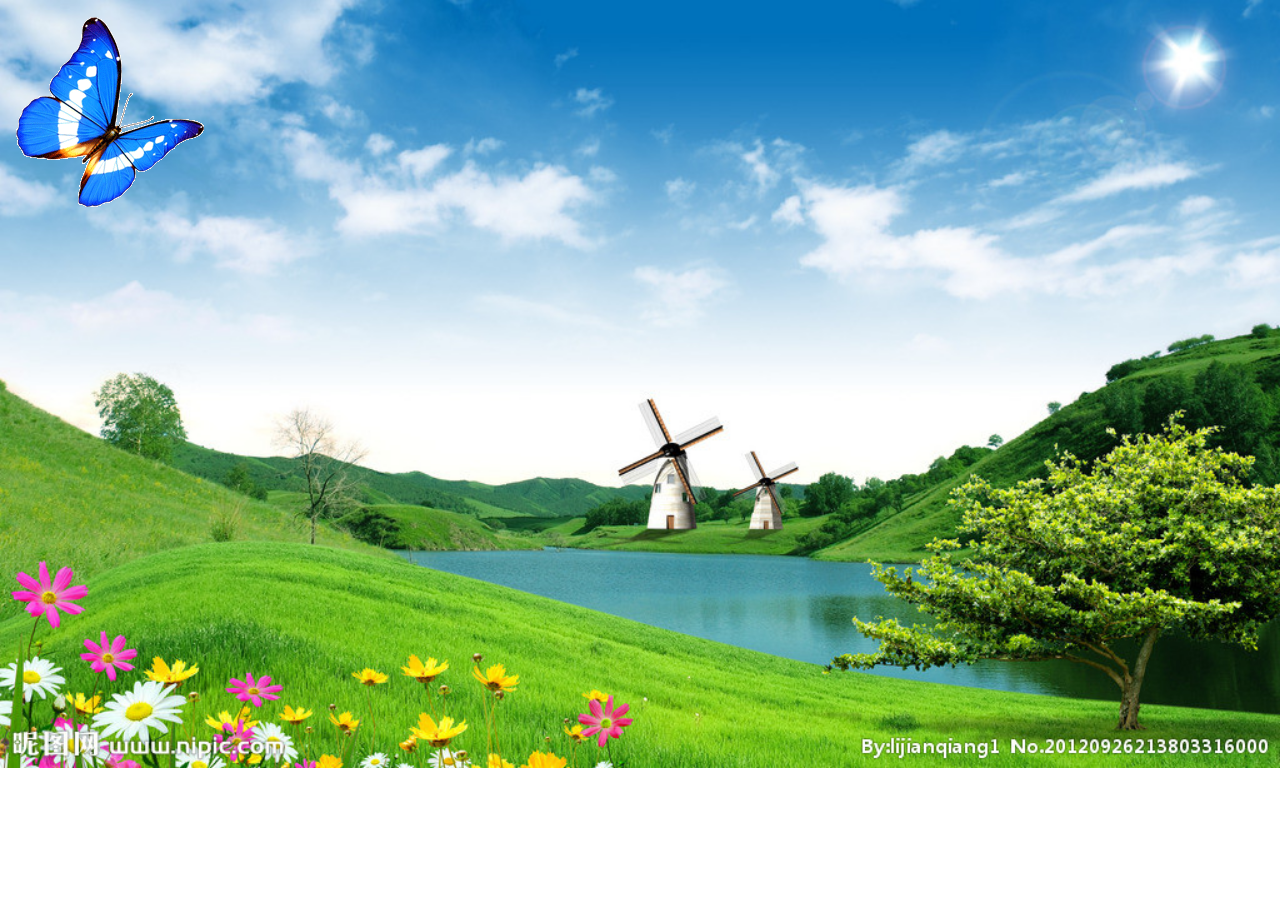
<file: butterfly/butterfly.html>
<!DOCTYPE html>
<html lang="en">
<head>
    <meta charset="UTF-8">
    <title>蝴蝶</title>
    <style>
        *{
            margin: 0;
            padding: 0;
        }
        #huide{
            position: absolute;//让图片浮动
            left: 0;
            top: 0;
            display: none;//隐藏蝴蝶
        }
    </style>
    <script>
        function  showTip() {
            var huide=document.getElementById("huide");//获取鼠标位置
            var event=window.event;
            var left=event.clientX+10+"px";
            var top=event.clientY+10+"px";
            huide.style.left=left;
            huide.style.top=top;
            huide.style.display="block";

        }
        function hideTip() {
            var huide=document.getElementById("huide");
            huide.style.display="none";
        }
    </script>
</head>
<body>
    <img src="images/background.jpg" height="100%" width="100%" onmousemove="showTip()" onmouseover="showTip()" onmouseout="hideTip()"/>
    <img id="huide" src="images/蝴蝶.gif"/>
</body>
</html>
</file>
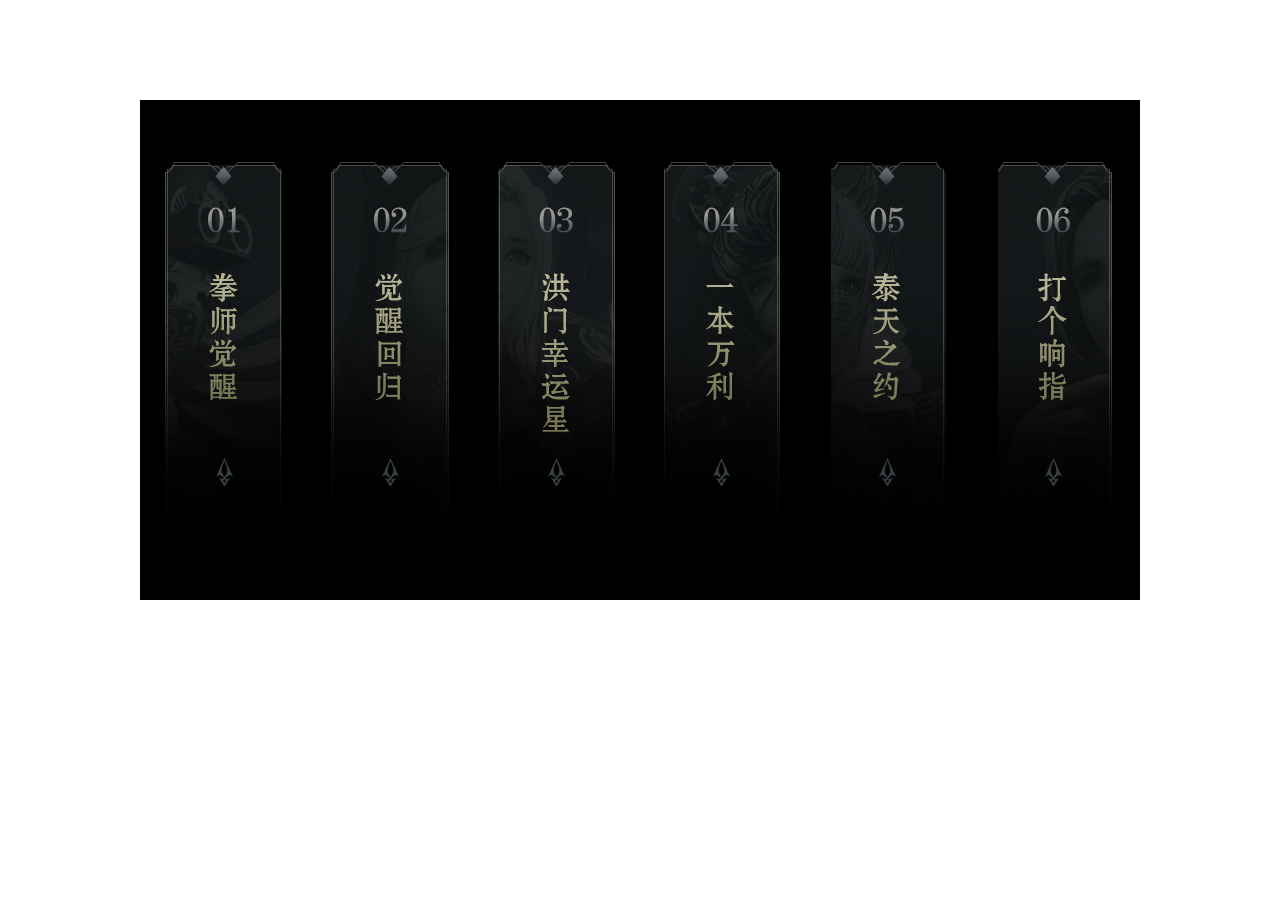
<file: 剑灵导航/剑灵导航.html>
<!DOCTYPE html>
<html lang="en">
<head>
    <meta charset="UTF-8">
    <title>剑灵导航</title>
    <style>
        body{
            margin:0;/*外边距为0*/
        }
        ul{
            margin:0;
            padding: 0;
            list-style: none;/*去除默认小圆点*/
        }
        .nav-wrap{
            width:1000px;
            height:500px;
            background-color: black;
            margin:100px auto 0;/*上 左右 下*/
        }
        .nav-wrap ul{
            height:100%;
            display: flex;/*开启弹性盒模型,列表之间间距*/
            justify-content: space-around;/*两端对齐*/
            align-items: center;
        }
        .nav-wrap ul li{
            position: relative;/*相对定位 给子元素作为参照物*/
            width:118px;
            height:380px;
            background-image:url(images/sp.png);
            /*float:left;*/
        }
        .nav-wrap ul li a{
            position: absolute;/*定位，改变标签的位置 top left right bottom*/
            top:-20px;
            display: block;/*转换为块元素*/
            width:118px;
            height:380px;
            animation: move1 1s  linear infinite alternate;/*动画名字 时间 循环播放 反向播放*/
        }
        .li1{
            background-position: 0 790px;
        }
        .li2{
            background-position: -148px 790px;
        }
        .li3{
            background-position: -296px 790px;
        }
        .li4{
            background-position: -444px 790px;
        }
        .li5{
            background-position: -592px 790px;
         }
        .li6{
            background-position: -740px 790px;
        }

        .nav-wrap ul li:nth-child(2n-1){/*奇数*/
            animation: move1 1s  linear infinite alternate;
        }
        .nav-wrap ul li:nth-child(2n){/*偶数*/
            animation: move1 1s -1s  linear infinite alternate;
        }
        @keyframes move1 {/*关键动画帧，动画的名字*/
            from{/*动画开始的时候*/
                top:0;
            }
            to{/*动画结束的时候*/
                top:-20px;
            }
        }
       /* @keyframes move2 {!*关键动画帧，动画的名字*!
            from{!*动画开始的时候*!
                top:-20px;
            }
            to{!*动画结束的时候*!
                top:0;
            }
        }*/
    </style>

</head>
<body>
    <div class="nav-wrap">
        <ul>
            <li class="li1">
                <a href="" class="pic"></a>
            </li>
            <li class="li2">
                <a href="" class="pic"></a>
            </li>
            <li class="li3">
                <a href="" class="pic"></a>
            </li>
            <li class="li4">
                <a href="" class="pic"></a>
            </li>
            <li class="li5">
                <a href="" class="pic"></a>
            </li>
            <li class="li6">
                <a href="" class="pic"></a>
            </li>
        </ul>
    </div>
</body>
</html>
</file>
<file: QQTIM案例/css/style.css>
article,
aside,
details,
figcaption,
figure,
footer,
header,
hgroup,
main,
nav,
section,
summary {
    display: block
}

audio,
canvas,
video {
    display: inline-block;
    *display: inline;
    *zoom: 1
}

audio:not([controls]) {
    display: none;
    height: 0
}

[hidden] {
    display: none
}

html {
    font-size: 100%;
    -ms-text-size-adjust: 100%;
    -webkit-text-size-adjust: 100%
}

html,
button,
input,
select,
textarea {
    font-family: sans-serif
}

body {
    margin: 0
}

a:focus {
    outline: thin dotted
}

a:active,
a:hover {
    outline: 0
}

h1 {
    font-size: 2em;
    margin: .67em 0
}

h2 {
    font-size: 1.5em;
    margin: .83em 0
}

h3 {
    font-size: 1.17em;
    margin: 1em 0
}

h4 {
    font-size: 1em;
    margin: 1.33em 0
}

h5 {
    font-size: .83em;
    margin: 1.67em 0
}

h6 {
    font-size: .67em;
    margin: 2.33em 0
}

abbr[title] {
    border-bottom: 1px dotted
}

b,
strong {
    font-weight: 700
}

blockquote {
    margin: 1em 40px
}

dfn {
    font-style: italic
}

hr {
    -moz-box-sizing: content-box;
    box-sizing: content-box;
    height: 0
}

mark {
    background: #ff0;
    color: #000
}

p,
pre {
    margin: 1em 0
}

code,
kbd,
pre,
samp {
    font-family: monospace, serif;
    _font-family: 'courier new', monospace;
    font-size: 1em
}

pre {
    white-space: pre;
    white-space: pre-wrap;
    word-wrap: break-word
}

q {
    quotes: none
}

q:before,
q:after {
    content: '';
    content: none
}

small {
    font-size: 80%
}

sub,
sup {
    font-size: 75%;
    line-height: 0;
    position: relative;
    vertical-align: baseline
}

sup {
    top: -.5em
}

sub {
    bottom: -.25em
}

dl,
menu,
ol,
ul {
    margin: 1em 0
}

dd {
    margin: 0 0 0 40px
}

menu,
ol,
ul {
    padding: 0 0 0 40px
}

nav ul,
nav ol {
    list-style: none;
    list-style-image: none
}

img {
    border: 0;
    -ms-interpolation-mode: bicubic
}

svg:not(:root) {
    overflow: hidden
}

figure {
    margin: 0
}

form {
    margin: 0
}

fieldset {
    border: 1px solid silver;
    margin: 0 2px;
    padding: .35em .625em .75em
}

legend {
    border: 0;
    padding: 0;
    white-space: normal;
    *margin-left: -7px
}

button,
input,
select,
textarea {
    font-size: 100%;
    margin: 0;
    vertical-align: baseline;
    *vertical-align: middle
}

button,
input {
    line-height: normal
}

button,
select {
    text-transform: none
}

button,
html input[type=button],
input[type=reset],
input[type=submit] {
    -webkit-appearance: button;
    cursor: pointer;
    *overflow: visible
}

button[disabled],
html input[disabled] {
    cursor: default
}

input[type=checkbox],
input[type=radio] {
    box-sizing: border-box;
    padding: 0;
    *height: 13px;
    *width: 13px
}

input[type=search] {
    -webkit-appearance: textfield;
    -moz-box-sizing: content-box;
    -webkit-box-sizing: content-box;
    box-sizing: content-box
}

input[type=search]::-webkit-search-cancel-button,
input[type=search]::-webkit-search-decoration {
    -webkit-appearance: none
}

button::-moz-focus-inner,
input::-moz-focus-inner {
    border: 0;
    padding: 0
}

textarea {
    overflow: auto;
    vertical-align: top
}

table {
    border-collapse: collapse;
    border-spacing: 0
}

a {
    text-decoration: none
}

img {
    display: block
}

ul,
li {
    list-style: none;
    margin: 0;
    padding: 0
}

.w1000 {
    width: 1000px;
}
</file>
<file: QQTIM案例/css/index.css>
﻿body {
    font-size: 20px;
    color: white;
    text-shadow: 0 1px 0 black, 0 0 5px black;
}

p {
    padding: 0 0.5em;
    margin: 0;
}

html,
body,
div,
dl,
dt,
dd,
ul,
ol,
li,
h1,
h2,
h3,
h4,
h5,
h6,
pre,
code,
form,
fieldset,
legend,
input,
textarea,
p,
blockquote,
th,
td {
    margin: 0;
    padding: 0;
    font-family: Helvetica, Tahoma, Arial, "Hiragino Sans GB", "Hiragino Sans GB W3", "Microsoft YaHei", STXihei, STHeiti, Heiti, SimSun, sans-serif;
    font-size: 100%;
}

html,
body {
    color: #333
}

body {
    background: #fff;
    overflow-x: hidden;
}

ul,
ol,
li {
    list-style: none;
}

a:link,
a:visited {
    color: #333;
    text-decoration: none;
}

a:hover {
    color: #12b7f5;
}
img {
    border: none;
}

em {
    font-style: normal;
}

h1,
h2,
h3,
h4,
h5 {
    font-weight: normal;
}

.clearfloat:after {
    content: '.';
    display: block;
    overflow: hidden;
    visibility: hidden;
    font-size: 0;
    line-height: 0;
    width: 0;
    height: 0;
}

.clearfloat {
    zoom: 1;
}


/* top */

.max1600 {
    max-width: 1600px;
    min-width: 1007px;
    margin: 0 auto;
}

.topbar {
    position: absolute;
    left: 0;
    top: 0;
    width: 100%;
    height: 150px;
    /*background: transparent url(../images/lineartop.png) repeat-x center top;*/
    z-index: 900;
}

.toppic {
    max-width: 1170px;
    min-width: 980px;
    width: 80%;
    height: 75px;
    margin: 0 auto;
}

.toppic a:link,
.toppic a:visited {
    /*color: #fff;*/
    color: #333;
}

.topicfixed {
    position: fixed;
    left: 0;
    top: 0;
    background: #fff;
    border-bottom: 1px solid #f1f1f1;
}

.topicfixed a:link,
.topicfixed a:visited {
    color: #333;
}

.topside {
    float: left;
    width: 59%;
}

.logoLink {
    float: left;
    display: block;
    width: 106px;
    height: 0px;
    overflow: hidden;
    padding-top: 76px;
    font-size: 0;
    background: transparent url(../images/imlogo_b.png) no-repeat left 15px;
}

.topNav {
    float: left;
    width: 450px;
    padding-left: 18px;
}

.topNav li {
    float: left;
    margin-left: 20px;
}

.topNav li a {
    float: left;
    padding: 0 20px;
    line-height: 75px;
    font-size: 1.125em;
}

.topNav li a:hover {
    background: #12b7f5;
}

.topNav li.current a {
    background: #12b7f5;
}

.topicfixed {
    height: 75px;
}

.topicfixed .logoLink {
    background-image: url(../images/imlogo_b.png);
}


/*.topicfixed li.current a{ background: none; color: #12b7f5;}*/


/*.topicfixed .topNav li a:hover{ background: none; color: #12b7f5;}*/

.topicfixed li.current a {
    background: none;
}

.topicfixed .topNav li a:hover {
    background: none;
}

.topTool {
    float: right;
    width: 320px;
    font-size: 0.875em;
}

.topTool a.barzc {
    float: left;
    width: 96px;
    height: 0;
    overflow: hidden;
    padding: 39px 0 0 0;
    margin: 18px 0 0 0;
    background: transparent url(../images/icons.png) no-repeat 0 -244px;
    text-align: center;
    line-height: 39px;
    color: #fff;
}

.topTool a.barzc:hover,
.topicfixed a.barzc:hover {
    background: transparent url(../images/icons.png) no-repeat 0 -284px;
    color: #fff;
}

.topTool ul {
    float: right;
    height: 40px;
    padding-top: 6px;
}

.topTool li {
    float: right;
    margin-left: 30px;
    position: relative;
    line-height: 40px;
}

.topTool .login {
    height: 43px;
    line-height: 43px;
}

.topTool .login span {
    padding: 0 18px;
    color: #cecece;
}


/*.topTool a:hover{ color:#12b7f5;}*/

.flashData {
    float: right;
    line-height: 17px;
    text-align: right;
    letter-spacing: 0.04em;
}

.flashData a:hover {
    text-decoration: underline;
}

.topicfixed a.barzc {
    display: inline;
}

#loginInfo img {
    float: left;
    width: 25px;
    height: 25px;
    margin-top: 5px;
    vertical-align: middle;
    border-radius: 12px;
    cursor: pointer;
}

.loginPenel {
    display: none;
    position: absolute;
    right: 0;
    top: 30px;
    width: 120px;
    height: 85px;
    z-index: 100;
}

.loginPenel .trg {
    position: absolute;
    right: 8px;
    top: 4px;
    width: 10px;
    height: 7px;
    background: transparent url(../images/trg.png) no-repeat 0 0;
    font-size: 0;
}

.logindrop {
    width: 120px;
    height: 75px;
    margin-top: 10px;
    background: #fff;
}

.nick {
    width: 100px;
    height: 39px;
    overflow: hidden;
    margin: 0 auto;
    white-space: nowrap;
    line-height: 39px;
    text-align: center;
    text-overflow: ellipsis;
}

.lgout {
    width: 100%;
    border-top: 1px solid #d7d7d7;
    line-height: 35px;
    text-align: center;
}

.lgout a:link,
.lgout a:visited {
    color: #333;
}


/* banner */

.crossbanenr {
    width: 100%;
    height: 778px;
}

.crossbanenr ul {
    position: relative;
    width: 100%;
    height: 100%;
    overflow: hidden;
    /*max-width: 1920px; */
    min-width: 1007px;
    margin: 0 auto;
}

.crossbanenr li {
    position: absolute;
    left: 50%;
    top: 0;
    width: 1920px;
    height: 100%;
    margin: 0 0 0 -960px;
    display: none;
    z-index: 1;
}

.crossbanenr li:first-child {
    display: block;
}

.crossbanenr li.current {
    z-index: 2;
}

.crossbanenr li.pcqqbg {
    background: transparent url(../images/pcqq-bg.jpg) no-repeat center top;
}

.crossbanenr li.timbg {
    background: transparent url(../images/tim_bg_1.jpg) no-repeat center center;
    background-size: cover;
    left: 0;
    top: 0;
    width: 100%;
    margin: 0;
}

.crossbanenr li.mbqqbg {
    background: transparent url(../images/mb60-b.jpg) no-repeat center center;
}

.crossbanenr li.padqqbg {
    background: transparent url(../images/hdbig.jpg) no-repeat center top;
}

.crossbanenr li.watchbg {
    background: transparent url(../images/im_watch_b.jpg) no-repeat center top;
}


/****start 轮播banner*****/


/*.timbg{background-color:#2f9be9;}*/

.bn-content {
    position: relative;
    width: 60.885%;
    max-width: 1200px;
    min-width: 960px;
    margin: 0 auto;
    height: 100%;
}

.banner-down {
    margin-top: 20px;
    margin-left: 28px;
}

.bnleft {
    left: 0;
}

.bnright {
    right: 0;
}

.tim-content {
    position: relative;
    width: 98%;
    max-width: 1900px;
    min-width: 960px;
    margin: 0 auto;
    height: 100%;
}

.pcqqbg .bnleft {
    position: absolute;
    top: 28.138%;
    left: 3.6979%;
}

.pcqq-wenzi {
    background: url("../images/pc-ver894.png") no-repeat center top;
    width: 470px;
    height: 329px;
}

.pcqq-btn a {
    position: absolute;
    width: 386px;
    height: 76px;
    background: url("../images/pcqq-btn.png") no-repeat center top;
}

.pcqqbg .bnright {
    position: absolute;
    top: 19.456%;
    right: -60px;
}

.pcqq-fig {
    background: url("../images/pcqq-fig.png");
    width: 571px;
    height: 685px;
}

.tim .bnleft {
    /*position: absolute;top:27.196%;left: 0;*/
    padding-top: 6%;
}

.tim-wenzi {
    background: url("../images/logo.png") no-repeat center top;
    width: 297px;
    height: 167px;
    margin: 0 auto;
}

.tim-btn a {
    /*position: absolute;*/
    display: block;
    width: 328px;
    height: 72px;
    background: url("../images/btn.png") no-repeat center top;
    margin: 2% auto 4%;
}

.tim-icon {
    background: url("../images/icon.png") no-repeat center top;
    width: 812px;
    height: 147px;
    margin: 0 auto;
}

.tim .bnright {
    position: absolute;
    top: 24.196%;
    right: -17.7604%;
}

.tim-fig {
    background: url("../images/tim-fig1.png");
    width: 859px;
    height: 518px;
}

.tim-img {
    width: 100%;
    height: auto;
    /*left: 0.8%;*/
    /*bottom: 0;*/
    /*position: absolute;*/
}


/****end 轮播banner*****/

.bncont {
    position: relative;
    width: 948px;
    height: 100%;
    margin: 0 auto;
}

.bntxt {
    position: absolute;
    left: -53px;
    top: 50%;
    width: 473px;
    height: 390px;
    margin-top: -195px;
    z-index: 10;
}

.bntxt h2 {
    width: 100%;
    height: 0;
    overflow: hidden;
    padding-top: 329px;
    text-indent: -9999px;
}

.bntxt a {
    display: block;
    width: 386px;
    height: 0;
    overflow: hidden;
    margin: 0 auto;
    padding-top: 76px;
    background: transparent url(../images/btn541b.png) no-repeat 0 0;
    text-align: center;
    line-height: 76;
    font-size: 30px;
    letter-spacing: 15px;
}

.bntxt a:link,
.bntxt a:visited {
    color: #fff;
}

.bntxt a.bnzc {
    background-position: 0 0;
}

.bntxt a.bnzc:hover {
    background-position: 0 -77px;
}

.bntxt a.bnxz {
    background-position: 0 0;
}

.bntxt a.bnxz:hover {
    background-position: 0 -77px;
}

.pcqqbg .bntxt h2 {
    background: transparent url(../images/pc-ver894.png) no-repeat center top;
}

.mbqqbg .bntxt h2 {
    background: transparent url(../images/mbver636.png) no-repeat center top;
}

.padqqbg .bntxt h2 {
    background: transparent url(../images/hdtxt5.png) no-repeat 35px top;
}

.watchbg .bntxt h2 {
    background: transparent url(../images/watch_tit.png) no-repeat center 40px;
}

.pcqqbg .bnimg {
    position: absolute;
    right: -200px;
    top: 150px;
    width: 601px;
    height: 744px;
    background: transparent url(../images/pc68fig.png) no-repeat 0 0;
    z-index: 1;
}

.mbqqbg .bnimg {
    position: absolute;
    right: -168px;
    top: 130px;
    width: 820px;
    height: 977px;
    background: transparent url(../images/mb54fig.png) no-repeat 0 0;
    z-index: 1;
}

.circle {
    position: relative;
    width: 100%;
    height: 52px;
    margin-top: -52px;
    background: transparent url(../images/linearbot.png) repeat-x left top;
    text-align: center;
    z-index: 5;
}

.circle span {
    margin: 0 5px;
    padding: 2px 5px;
    background: transparent url(../images/nav.png) no-repeat center center;
    cursor: pointer;
}

.circle span.on {
    background-image: url(../images/navcur.png);
}

.content {
    width: 100%;
}

.content h1 {
    width: 100%;
    height: 0;
    overflow: hidden;
    padding-top: 280px;
    background: #fff url(../images/brand.png) no-repeat center top;
}

.activebg {
    position: relative;
    width: 100%;
    height: 600px;
    background: #fff;
    background-attachment: fixed;
    background-position: center 0;
    background-repeat: no-repeat;
}

.fisrtbg {
    background-image: url(../images/fisrtbg.jpg);
}

.secondbg {
    background-image: url(../images/avd.jpg);
}

.thirdbg {
    background-image: url(../images/blog.jpg);
}

.txtwrap p {
    font-size: 18px;
    letter-spacing: 0.12em;
}

.qfigure {
    width: 100%;
    height: 584px;
    background: #fff;
}

.qw960 {
    position: relative;
    width: 960px;
    height: 584px;
    margin: 0 auto;
}

.qcallAnimate {
    position: absolute;
    left: -32px;
    bottom: 0;
    width: 664px;
    height: 763px;
    background: transparent url(../images/pic1.png) no-repeat 0 0;
}

.qcall .txtwrap {
    position: absolute;
    right: 7px;
    top: 115px;
    width: 487px;
}

.qcall h2 {
    width: 100%;
    height: 0;
    overflow: hidden;
    padding-top: 135px;
    background: transparent url(../images/qcall_txt.png) no-repeat 0 0;
}

.qcall p {
    width: 100%;
    margin-bottom: 12px;
    line-height: 25px;
    text-align: right;
    opacity: 0.6;
}

.figs {
    width: 100%;
    padding-top: 44px;
    min-height: 77px;
}

.figs li {
    padding: 58px 0 0;
    color: #a0a0a0;
    font-size: 14px;
    text-align: center;
}

.qcall .figs {
    background: transparent url(../images/qcall_figs.png) no-repeat 190px 41px;
}

.qcall .figs li {
    float: right;
    border-left: 1px solid #e9e9e9;
}

.qcall .figs li.f01 {
    width: 80px;
    text-align: right;
}

.qcall .figs li.f02 {
    width: 109px;
}

.qcall .figs li.f03 {
    width: 156px;
    border: none;
}

.qcallWrap {
    position: relative;
    width: 251px;
    height: 446px;
    overflow: hidden;
    left: 57px;
    top: 72px;
}

.qcallWrap .pic1 {
    position: absolute;
    left: 0;
    top: 0;
    width: 255px;
    height: 450px;
    background: transparent url(../images/qcall_fig1.png) no-repeat 0 0;
    z-index: 2;
    opacity: 0;
    filter: Alpha(opacity=0);
}

.qcallbtn {
    position: absolute;
    left: 200px;
    top: 295px;
    width: 30px;
    height: 30px;
    background: transparent url(../images/point.png) no-repeat 0 0;
    z-index: 1;
    opacity: 0;
    filter: Alpha(opacity=0);
}


/*qfile*/

.qfileAnimate {
    position: absolute;
    right: -100px;
    bottom: 104px;
    width: 597px;
    height: 330px;
    background: transparent url(../images/pic2.png) no-repeat 0 0;
}

.qfile .txtwrap {
    position: absolute;
    left: 7px;
    top: 115px;
    width: 450px;
}

.qfile h2 {
    width: 100%;
    height: 0;
    overflow: hidden;
    padding-top: 140px;
    background: transparent url(../images/txt.png) no-repeat 0 0;
}

.qfile p {
    width: 90%;
    margin-bottom: 12px;
    padding-left: 5px;
    line-height: 25px;
    opacity: 0.6;
}

.qfile .figs {
    background: transparent url(../images/qfile_figs.png) no-repeat 7px 41px;
}

.qfile .figs li {
    float: left;
    border-right: 1px solid #e9e9e9;
}

.qfile .figs li.f01 {
    width: 94px;
    text-align: left;
    text-indent: 12px;
}

.qfile .figs li.f02 {
    width: 112px;
}

.qfile .figs li.f03 {
    width: 108px;
    border: none;
}

.qfileWrap {
    position: relative;
    left: 27px;
    top: 259px;
    width: 328px;
    height: 280px;
}

.qfileWrap .pic1 {
    position: absolute;
    left: 10px;
    top: 0;
    width: 275px;
    height: 83px;
    background: transparent url(../images/qfile_fig1.png) no-repeat 0 0;
    opacity: 0;
}

.qfileWrap .pic2 {
    position: absolute;
    right: 12px;
    top: 114px;
    width: 140px;
    height: 118px;
    background: transparent url(../images/qfile_fig2.png) no-repeat 0 0;
    opacity: 0;
}

.qfbar {
    position: absolute;
    left: 78px;
    top: 71px;
    width: 194px;
    height: 3px;
    overflow: hidden;
    background: #e6e6e6;
    opacity: 0;
}

.qfbar .bar {
    width: 30%;
    height: 3px;
    background: #5be10b;
}


/*qblog*/

.qblogAnimate {
    position: absolute;
    left: 88px;
    bottom: 0;
    width: 344px;
    height: 506px;
    background: transparent url(../images/pic3.png) no-repeat -30px 0;
}

.qblog .txtwrap {
    position: absolute;
    right: 7px;
    top: 120px;
    width: 495px;
}

.qblog h2 {
    width: 100%;
    height: 0;
    overflow: hidden;
    padding-top: 135px;
    background: transparent url(../images/qblog_txt.png) no-repeat 0 0;
}

.qblog p {
    width: 100%;
    margin-bottom: 12px;
    line-height: 25px;
    text-align: right;
    opacity: 0.6;
}

.qblog .figs {
    background: transparent url(../images/qblog_figs.png) no-repeat 228px 41px;
}

.qblog .figs li {
    float: right;
    border-left: 1px solid #e9e9e9;
}

.qblog .figs li.f01 {
    width: 80px;
    text-align: right;
}

.qblog .figs li.f02 {
    width: 105px;
}

.qblog .figs li.f03 {
    width: 106px;
    border: none;
}

.qblogWrap {
    position: relative;
    left: 0;
    top: 217px;
    width: 291px;
    height: 150px;
}

.qblogWrap div {
    position: absolute;
    top: 0;
    width: 150px;
    height: 150px;
}

.qblogWrap .pic1 {
    left: -122px;
    background: transparent url(../images/qblog_fig1.png) no-repeat 0 0;
    opacity: 0;
}

.qblogWrap .pic2 {
    left: 70px;
    background: transparent url(../images/qblog_fig2.png) no-repeat 0 0;
    opacity: 0;
}

.qblogWrap .pic3 {
    right: -119px;
    background: transparent url(../images/qblog_fig3.png) no-repeat 0 0;
    opacity: 0;
}

.morefigs {
    width: 100%;
    height: 87px;
    padding-top: 43px;
    border-top: 1px solid #e5e5e5
}

.morefigs a {
    display: block;
    width: 332px;
    height: 0;
    overflow: hidden;
    padding-top: 45px;
    margin: 0 auto;
    background: transparent url(../images/morefigs.png) no-repeat 0 0;
}

a.knmore:link,
a.knmore:visited {
    color: #12b7f5;
}


/* flash */

.flashBar {
    float: right;
    width: 67px;
}

.flashBar a {
    display: block;
    width: 67px;
    height: 0;
    overflow: hidden;
    padding-top: 67px;
    background: #000 url(../images/flahicons.png) no-repeat 0 0;
    border-bottom: 1px solid #333;
}

.flashBar a.close {
    background-position: 14px 14px;
}

.flashBar a.sharetozone {
    background-position: 14px -52px;
}

.flashBar a.sharetoweibo {
    background-position: 14px -120px;
}

.flashBar a.close:hover {
    background-position: -52px 14px;
}

.flashBar a.sharetozone:hover {
    background-position: -52px -52px;
}

.flashBar a.sharetoweibo:hover {
    background-position: -52px -120px;
}

.flashBox {
    float: left;
    background: url(../images/loading.gif) no-repeat 50% 40%;
    width: 910px;
    height: auto;
}

.overlay {
    display: none;
    position: absolute;
    left: 0;
    top: 0;
    z-index: 9999;
    width: 100%;
    height: 100%;
    background-color: #000;
    opacity: 0.6;
    filter: Alpha(opacity=60);
}

#flashDiv {
    position: absolute;
    left: 50%;
    top: 47px;
    width: 978px;
    height: 721px;
    margin: 0 0 0 -489px;
    display: none;
    z-index: 10000;
    position: fixed;
}

.togame {
    clear: both;
    padding-right: 80px;
    height: 31px;
    text-align: right;
}


/* footer */

.newfoot {
    width: 100%;
    height: 348px;
    padding-top: 34px;
    background: #2a2a2a;
    font-size: 0.75em;
}

.newfoot a:link,
.newfoot a:visited {
    color: #979797;
}

.newfoot a:hover {
    color: #cfcfcf;
}

.qmaps {
    width: 960px;
    height: 205px;
    margin: 0 auto;
}

.plats {
    float: left;
    width: 510px;
    padding-left: 8px;
}

.plats h3 {
    height: 50px;
    color: #666;
    font-size: 14px;
}

.plats a {
    float: left;
    padding-top: 65px;
    background: transparent url(../images/plats1.png) no-repeat 0 0;
    text-align: center;
    font-size: 14px;
}

.plats a:hover {
    color: #12b7f5;
}

.plats a.plmb {
    width: 80px;
    margin-right: 35px;
    background-position: 0px 0;
}

.plats a.plmb:hover {
    background-position: 0px -93px;
}

.plats a.plpc {
    width: 80px;
    margin-right: 30px;
    background-position: -105px 0;
}

.plats a.plpc:hover {
    background-position: -105px -93px;
}

.plats a.plmac {
    width: 84px;
    margin-right: 30px;
    background-position: -210px 0;
}

.plats a.plmac:hover {
    background-position: -210px -93px;
}

.plats a.plpad {
    width: 76px;
    background-position: -326px 0;
}

.plats a.plpad:hover {
    background-position: -326px -93px;
}

.map {
    float: left;
}

.map h3 {
    height: 25px;
    color: #666;
    font-size: 14px;
}

.map li {
    line-height: 22px;
}

.qac {
    width: 185px;
}

.qfaq {
    width: 175px;
}

.qlink {
    width: 80px;
}

.copyright {
    clear: both;
    width: 960px;
    margin: 0 auto;
    padding-top: 16px;
    border-top: 1px solid #666;
    line-height: 17px;
    text-align: center;
    color: #666;
}

.login_div {
    display: none;
    position: fixed;
    left: 50%;
    top: 50%;
    width: 622px;
    height: 368px;
    margin: -184px 0 0 -311px;
    z-index: 99999;
}

/*#pg2 .qfileWrap .pic1 {
    opacity: 1;
    -webkit-transform-origin: left;
    -moz-transform-origin: left;
    -o-transform-origin: left;
    -ms-transform-origin: left;
    transform-origin: left;
    -webkit-animation: zoomIn 0.2s ease 0.1s;
    -moz-animation: zoomIn 0.2s ease 0.1s;
    -o-animation: zoomIn 0.2s ease 0.1s;
    animation: zoomIn 0.2s ease 0.1s;
    -webkit-animation-fill-mode: backwards;
    -moz-animation-fill-mode: backwards;
    -o-animation-fill-mode: backwards;
    animation-fill-mode: backwards;
}

#pg2 .qfileWrap .qfbar {
    -webkit-animation: fadeIn 0.4s ease 0.3s;
    -moz-animation: fadeIn 0.4s ease 0.3s;
    -o-animation: fadeIn 0.4s ease 0.3s;
    animation: fadeIn 0.4s ease 0.3s;
    -webkit-animation-fill-mode: forwards;
    -moz-animation-fill-mode: forwards;
    -o-animation-fill-mode: forwards;
    animation-fill-mode: forwards;
}

#pg2 .qfileWrap .bar {
    -webkit-animation: widthall 1s ease 0.4s;
    -moz-animation: widthall 1s ease 0.4s;
    -o-animation: widthall 1s ease 0.4s;
    animation: widthall 1s ease 0.4s;
    -webkit-animation-fill-mode: forwards;
    -moz-animation-fill-mode: forwards;
    -o-animation-fill-mode: forwards;
    animation-fill-mode: forwards;
}

#pg2 .qfileWrap .pic2 {
    opacity: 1;
    -webkit-transform-origin: right;
    -moz-transform-origin: right;
    -o-transform-origin: right;
    -ms-transform-origin: right;
    transform-origin: right;
    -webkit-animation: zoomIn 0.2s ease 1.5s;
    -moz-animation: zoomIn 0.2s ease 1.5s;
    -o-animation: zoomIn 0.2s ease 1.5s;
    animation: zoomIn 0.2s ease 1.5s;
    -webkit-animation-fill-mode: backwards;
    -moz-animation-fill-mode: backwards;
    -o-animation-fill-mode: backwards;
    animation-fill-mode: backwards;
}

#pg3 .qblogWrap .pic1 {
    opacity: 1;
    -webkit-animation: zoomIn 0.2s cubic-bezier(0, .25, .08, 1) 0.4s;
    -moz-animation: zoomIn 0.2s cubic-bezier(0, .25, .08, 1) 0.4s;
    -o-animation: zoomIn 0.2s cubic-bezier(0, .25, .08, 1) 0.4s;
    animation: zoomIn 0.2s cubic-bezier(0, .25, .08, 1) 0.4s;
    -webkit-animation-fill-mode: backwards;
    -moz-animation-fill-mode: backwards;
    -o-animation-fill-mode: backwards;
    animation-fill-mode: backwards;
}

#pg3 .qblogWrap .pic2 {
    opacity: 1;
    -webkit-animation: zoomIn 0.2s cubic-bezier(0, .25, .08, 1) 0.5s;
    -moz-animation: zoomIn 0.2s cubic-bezier(0, .25, .08, 1) 0.5s;
    -o-animation: zoomIn 0.2s cubic-bezier(0, .25, .08, 1) 0.5s;
    animation: zoomIn 0.2s cubic-bezier(0, .25, .08, 1) 0.5s;
    -webkit-animation-fill-mode: backwards;
    -moz-animation-fill-mode: backwards;
    -o-animation-fill-mode: backwards;
    animation-fill-mode: backwards;
}

#pg3 .qblogWrap .pic3 {
    opacity: 1;
    -webkit-animation: zoomIn 0.2s cubic-bezier(0, .25, .08, 1) 0.6s;
    -moz-animation: zoomIn 0.2s cubic-bezier(0, .25, .08, 1) 0.6s;
    -o-animation: zoomIn 0.2s cubic-bezier(0, .25, .08, 1) 0.6s;
    animation: zoomIn 0.2s cubic-bezier(0, .25, .08, 1) 0.6s;
    -webkit-animation-fill-mode: backwards;
    -moz-animation-fill-mode: backwards;
    -o-animation-fill-mode: backwards;
    animation-fill-mode: backwards;
}

@keyframes fadeUp {
    0% {
        opacity: 0;
        transform: translateY(-20px);
    }
    100% {
        opacity: 1;
        transform: translateY(0px);
    }
}

@-moz-keyframes fadeUp {
    0% {
        opacity: 0;
        transform: translateY(-20px);
    }
    100% {
        opacity: 1;
        transform: translateY(0px);
    }
}

@-webkit-keyframes fadeUp {
    0% {
        opacity: 0;
        -webkit-transform: translateY(-20px);
    }
    100% {
        opacity: 1;
        -webkit-transform: translateY(0px);
    }
}

@-o-keyframes fadeUp {
    0% {
        opacity: 0;
        -o-transform: translateY(-20px);
    }
    100% {
        opacity: 1;
        -o-transform: translateY(0px);
    }
}

@-ms-keyframes fadeUp {
    0% {
        opacity: 0;
        -ms-transform: translateY(-20px);
    }
    100% {
        opacity: 1;
        -ms-transform: translateY(0px);
    }
}

@keyframes fadeIn {
    0% {
        opacity: 0;
    }
    100% {
        opacity: 1;
    }
}

@-moz-keyframes fadeIn {
    0% {
        opacity: 0;
    }
    100% {
        opacity: 1;
    }
}

@-webkit-keyframes fadeIn {
    0% {
        opacity: 0;
    }
    100% {
        opacity: 1;
    }
}

@-o-keyframes fadeIn {
    0% {
        opacity: 0;
    }
    100% {
        opacity: 1;
    }
}

@-ms-keyframes fadeIn {
    0% {
        opacity: 0;
    }
    100% {
        opacity: 1;
    }
}

@keyframes widthall {
    0% {
        width: 30%;
    }
    100% {
        width: 100%;
    }
}

@-moz-keyframes widthall {
    0% {
        width: 30%;
    }
    100% {
        width: 100%;
    }
}

@-webkit-keyframes widthall {
    0% {
        width: 30%;
    }
    100% {
        width: 100%;
    }
}

@-o-keyframes widthall {
    0% {
        width: 30%;
    }
    100% {
        width: 100%;
    }
}

@-ms-keyframes widthall {
    0% {
        width: 30%;
    }
    100% {
        width: 100%;
    }
}

@keyframes zoomIn {
    0% {
        transform: scale(0);
    }
    60% {
        transform: scale(1.1);
    }
    100% {
        transform: scale(1);
    }
}

@-moz-keyframes zoomIn {
    0% {
        transform: scale(0);
    }
    60% {
        transform: scale(1.1);
    }
    100% {
        transform: scale(1);
    }
}

@-webkit-keyframes zoomIn {
    0% {
        -webkit-transform: scale(0);
    }
    60% {
        -webkit-transform: scale(1.1);
    }
    100% {
        -webkit-transform: scale(1);
    }
}

@-o-keyframes zoomIn {
    0% {
        -o-transform: scale(0);
    }
    90% {
        -o-transform: scale(1.1);
    }
    100% {
        -o-transform: scale(1);
    }
}

@-ms-keyframes zoomIn {
    0% {
        -ms-transform: scale(0);
    }
    60% {
        -ms-transform: scale(1.1);
    }
    100% {
        -ms-transform: scale(1);
    }
}

@keyframes moveleft {
    0% {
        transform: translateX(100%);
        opacity: 1;
    }
    100% {
        transform: translateX(0);
        opacity: 1;
    }
}

@-moz-keyframes moveleft {
    0% {
        transform: translateX(100%);
        opacity: 1;
    }
    100% {
        transform: translateX(0);
        opacity: 1;
    }
}

@-webkit-keyframes moveleft {
    0% {
        -webkit-transform: translateX(100%);
        opacity: 1;
    }
    100% {
        -webkit-transform: translateX(0);
        opacity: 1;
    }
}

@-o-keyframes moveleft {
    0% {
        -o-transform: translateX(100%);
        opacity: 1;
    }
    100% {
        -o-transform: translateX(0);
        opacity: 1;
    }
}

@-ms-keyframes moveleft {
    0% {
        -ms-transform: translateX(100%);
        opacity: 1;
    }
    100% {
        -ms-transform: translateX(0);
        opacity: 1;
    }
}

@keyframes click {
    0% {
        transform: translateY(0px) translateX(0px);
    }
    80% {
        transform: translateY(80px) translateX(-10px) scale(1);
        opacity: 1;
    }
    90% {
        transform: translateY(80px) translateX(-10px) scale(1);
        opacity: 1;
    }
    100% {
        transform: translateY(80px) translateX(-10px) scale(1.5);
        opacity: 0;
    }
}

@-moz-keyframes click {
    0% {
        transform: translateY(0px) translateX(0px);
    }
    80% {
        transform: translateY(80px) translateX(-10px) scale(1);
        opacity: 1;
    }
    90% {
        transform: translateY(80px) translateX(-10px) scale(1);
        opacity: 1;
    }
    100% {
        transform: translateY(80px) translateX(-10px) scale(1.5);
        opacity: 0;
    }
}

@-webkit-keyframes click {
    0% {
        -webkit-transform: translateY(0px) translateX(0px);
    }
    80% {
        -webkit-transform: translateY(80px) translateX(-10px) scale(1);
        opacity: 1;
    }
    90% {
        -webkit-transform: translateY(80px) translateX(-10px) scale(1);
        opacity: 1;
    }
    100% {
        -webkit-transform: translateY(80px) translateX(-10px) scale(1.5);
        opacity: 0;
    }
}

@-o-keyframes click {
    0% {
        -o-transform: translateY(0px) translateX(0px);
    }
    80% {
        -o-transform: translateY(-240px) translateX(-107px) scale(1);
        opacity: 1;
    }
    90% {
        -o-transform: translateY(-240px) translateX(-107px) scale(1);
        opacity: 1;
    }
    100% {
        -o-transform: translateY(-240px) translateX(-107px) scale(1.5);
        opacity: 0;
    }
}

@-ms-keyframes click {
    0% {
        -ms-transform: translateY(0px) translateX(0px);
    }
    80% {
        -ms-transform: translateY(-240px) translateX(-107px) scale(1);
        opacity: 1;
    }
    90% {
        -ms-transform: translateY(-240px) translateX(-107px) scale(1);
        opacity: 1;
    }
    100% {
        -ms-transform: translateY(-240px) translateX(-107px) scale(1.5);
        opacity: 0;
    }
}*/
</file>
<file: 京东首页/css/base.css>
img {
	/* display: block; */
	vertical-align: top; /* 解决图片底测有空白缝隙的问题 */
}
.w {  /* 版心的公共类 */
	width: 1190px;  /* 京东的版心是 1190 */  
	margin: 0 auto;  
}
.fl { /*  浮动的公共类 */
	float: left;
}
.fr {
	float: right;
}
 a {
	text-decoration: none;  /* 取消下划线 */
	font-size: 12px;
	color: #999;
}
a:hover {
	color: #c81623;
}
blockquote,body,button,dd,dl,dt,fieldset,form,h1,h2,h3,h4,h5,h6,hr,input,legend,li,ol,p,pre,td,textarea,th,ul{
	margin: 0;
	padding: 0;
}
input,button {
	border: 0;
	outline: none;  /* 取消轮廓边框 */
}
ul {
	list-style: none;
	
}

body {
	background-color: #f6f6f6;
}

.f10{
	color: #f10215!important;/*增加权重改变图标颜色*/
}

@font-face {  /* 声明字体 */
  font-family: 'icomoon';
  src:  url('../fonts/icomoon.eot?8qhwk5');
  src:  url('../fonts/icomoon.eot?8qhwk5#iefix') format('embedded-opentype'),
    url('../fonts/icomoon.ttf?8qhwk5') format('truetype'),
    url('../fonts/icomoon.woff?8qhwk5') format('woff'),
    url('../fonts/icomoon.svg?8qhwk5#icomoon') format('svg');
  font-weight: normal;
  font-style: normal;
}
/* header部分 */
header {
	height: 80px;
	background-color: #020000;
}
/* 快速导航栏begin */
.shortcut {
	height: 30px;
	line-height: 30px;
	background-color: #e3e4e5;
	border-bottom: 1px solid #ddd;
	
}
.city {
	margin-left: 200px;
}
.shortcut li {
	float: left;
}
.shortcut i {
	font-family: "icomoon";
	font-style: normal;  /* 让倾斜的不倾斜 */
	color: #ccc;
	font-size: 12px;
	margin: 11px  1px 0;
}
.space {  /* 小竖线 */
	width: 1px;
	height: 10px;
	background-color: #ccc;
	margin: 11px  10px 0;  /* 上 10  左右是 12  下是 0 */
}
.mobile {
	position: relative;
}
.mobile img {
	position: absolute;
	left: -8px;
	top: 24px;
	border: 1px solid #ccc;
	padding: 3px;
}
/* 快速导航栏over */
/* 中间大部分 */
.middle {
	height: 140px;
	position: relative;
}
.logo {
	position: absolute;
	top: 0;
	left: 0;
	box-shadow: 0px 0px 10px rgba(0,0,0,.3);
}
.logo a {
	display: block;
	width: 190px;
	height: 140px;
	background: #fff url(../images/logo.png) no-repeat;
}
/* 搜索框 */
.form {
	width: 550px;
	height: 35px;
	position: absolute;
	top: 25px;
	left: 320px;
}
.form input {
	width: 495px;
	height: 33px;
	border: 1px solid #f10215;
	float: left;
	font-size: 14px;
	padding-left:3px;
}
.form button {
	width: 50px;
	height: 35px;
	background-color: #f10215;
	float: left;
}
.form button i {
	font-family: 'icomoon';
	font-style: normal;
	color: #fff;
}
/* 购物车 */
.shopCar {
	width: 188px;
	height: 33px;
	line-height: 33px;
	border: 1px solid #ccc;
	position: absolute;
	top: 25px;
	right: 95px;
	background-color: #fff;
	text-align: center;
	color: #f10215;

}
.shopCar i {
	font-family: 'icomoon';
	margin-right: 5px;
	font-style: normal;
}
.shopCar span {
	width: 15px;
	height: 15px;
	background-color: #f10215;
	border-radius: 50%;
	position: absolute;  /* 加了绝对定位 固定定位 浮动的行内元素， 可以不用转换，直接给宽度和高度 */
	top: 5px;
	right: 30px;
	font-size: 12px;
	color: #fff;
	line-height: 15px;
}
/* 关键词模块 */
.hotwords {
	position: absolute;
	top: 68px;
	left: 320px;
}
/* 小导航模块 */
.navitems {
	width: 770px;
	height: 40px;
	position: absolute;
	bottom: 0;
	left: 200px;
	line-height: 40px;
}
.navitems li {
	float: left;
	margin-left: 30px;
}
.navitems li a {
	font-size: 16px;
	font-weight: 700; 
	color: #555;
}
.navitems li a:hover {
	color: #f10215;
	}
.navitems .space {
	/* margin-top: 15px;
	margin-left:15px;
	margin-right: -15px; */
	margin:15px -15px 0 15px;
}
/* 超级日 */
.super {
	position: absolute;
	bottom: 10px;
	right: 0;
}
/* 页面底部 */
footer {
	margin-top: 35px;
	height: 500px;
	background-color: #EAEAEA;
}
footer a {
	color: #666;
}
.service {
	padding: 30px 0; 
	border-bottom: 1px solid #DEDEDE;
	overflow: hidden;
}
.service ul li {
	width: 297px;
	height: 43px;
	position: relative;
	line-height: 43px;
	float: left;
}
.service  li h5 {
	position: absolute;
	top: 0;
	left: 38px;
	width: 36px;
	height: 43px;
	background: url(../images/ico.png) no-repeat;
	text-indent: -999em;
}
.service  li:nth-child(2) h5 {
	background-position: 0 -43px;
}
.service  li:nth-child(3) h5 {
	background-position: 0 -86px;
}
.service  li:nth-child(4) h5 {
	background-position: bottom;
}
.service  li p {
	font-weight: 700;
	margin-left: 82px;

}

/* 帮助模块 */
.help {
	height: 200px;
	border-bottom: 1px solid #DEDEDE;
	padding-top: 25px;
	box-sizing: border-box;
}
.help dl {
	width: 192px;
	float: left;
}
.help dt,
.coverage h5 {
	height: 30px;
	font-size: 14px;
	color: #666;
}
.help dd {
	height: 22px;
}

/* 范围 */
.coverage {
	width: 200px;
	height: 150px;
	background: url(../images/ico_footer.png) no-repeat;
}
.coverage h5 {
	padding-left: 35px;
}
.coverage p {
	font-size: 12px;
	color: #666;
	line-height: 18px;
	width: 180px;
}
.coverage a {
	display: block;
	margin-top: 5px;
	width: 180px;
	text-align: right;
}
/* 底部版权 */
.copyright {
	padding-top: 20px;
	text-align: center;
	color: #666;
	font-size: 12px;
}
.copyright span {
	margin: 0 10px;
}

.copyright div {
	margin-top:20px;
}
.copyright div p {
	line-height: 22px;
}
.foot-icon a {
	display: inline-block;
	width: 103px;
	height: 33px;
	background: url(../images/ico_footer.png) no-repeat 0 -150px;
	margin: 20px 4px 0;
	/* 行内块可以用 text-align: center 来实现居中 */
}
.foot-icon a:nth-child(2) {
	background-position: -103px  -150px;
}
.foot-icon a:nth-child(3) {
	background-position: 0  -183px;
}.foot-icon a:nth-child(4) {
	background-position: -103px  -183px;
}.foot-icon a:nth-child(5) {
	background-position: 0  -216px;
}.foot-icon a:nth-child(6) {
	background-position: -103px  -216px;
}
</file>
<file: 京东首页/css/index.css>
/* 中间分类模块开始 */
.grid {
	height: 480px;
}
.grid-col1 {
	width: 190px;
	height: 100%;
	background-color: #6e6568;
	color: #fff;
	font-size: 14px;  /* 不是给字的，给 /  */
	position: relative;
}
.ad {
	width: 250px;
	height: 480px;
/* 	background-color: pink;
 */	position: absolute;
	top: 0;
	left: -250px;
}
.ad-r {
	position: absolute;
	top: 0;
	left: 250px;
	z-index: 999;
	width: 0;
	height: 480px;
	background: url(../images/ad-r.jpg);
	/* z这个盒子做动画，所以给它添加过渡 */
	transition: all 0.8s;
}
.ad:hover .ad-r {  
	/* 鼠标经过 ad 这个广告大盒子的时候， 里面的这个叫 ad-r的盒子的宽度由0变为 990 */
	width: 990px;
}
.grid-col1 a {
	color: #fff;
	font-size: 14px;  /* 是给链接文字  */
	margin: 0 3px;
}
.grid-col1 a:hover {
	color: #f10215;
}
.grid-col1 ul {
	padding: 10px 0;
}
.grid-col1 ul li {
	padding-left: 12px;
	height: 29px;
	line-height: 26px;
	/* margin-left: 12px; 不用 margin  就是因为下面有鼠标经过的效果*/
}
.grid-col1 ul li:hover {
	background-color: #9c9698;
}

.grid-col2 {
	width: 790px;
	height: 100%;
	margin-left: 10px;
}
/* banner部分 */
.grid-col2-b div {
	float: left;
	margin-top: 10px;
}
.grid-col2-b div:last-child {
	float: right;
	margin-top: 10px;
}
/* 箭头部分 */
.grid-col2-t {
	position: relative;
}
.arrow-l,
.arrow-r {
	position: absolute;
	top: 50%;
	width: 30px;
	height: 60px;
	background: rgba(0, 0, 0, 0.3);
	transform: translateY(-50%);
	text-align: center;
	line-height: 60px;
	font-size: 20px;
	color: rgba(255, 255, 255, .6);
	font-family: arial;
	font-weight: normal;
}
.arrow-r {
	right: 0;
}
.circle {
	width: 167px;
	height: 20px;
	background: rgba(255, 255, 255, .3);
	position: absolute;
	left: 50%;
	bottom: 20px;
	transform: translateX(-50%);
		border-radius: 10px;
		padding-left: 8px;
}
.circle li {
	width: 12px;
	height: 12px;
	background-color: #fff;
	border-radius: 50%;
	float: left;
	margin: 4px;
	cursor: pointer;  /* 鼠标经过li 的时候变成小手 */
}
.circle .current {
	background-color: #f10215;
}

.grid-col3 {
	width: 190px;
	height: 100%;
}
/* 右边模块 */
.login {
	height: 85px;
	border-bottom: 1px solid #ccc;
	background-color: #fff;
	padding: 15px;
}
.login-t {
	width: 95px;
	height: 60px;
	line-height: 20px;
	font-size: 12px;
	white-space: nowrap;  /* 强制一行内显示 */
	overflow: hidden;  /* 溢出隐藏 */
	text-overflow: ellipsis; /* 超出的部分显示 省略号 */
	color: #666;
	padding-left: 60px;  /* 这里给padding 把文字挤过来 */
	position: relative;
}
.login-t a {
	color: #666;
}
.login-t a:hover {
	color: #f10512;
}
.user-info {
	width: 50px;
	height: 50px;
	position: absolute;
	left: 0;
	top: 0;
	background: url(../images/sprite_userinfo@1x.png) no-repeat -70px 0;
	
}
.login-b a {
	display: inline-block;
	width: 70px;
	height: 20px;
	line-height: 20px;
	border: 2px solid #f10215;
	margin-right: 3px;
	text-align: center;
	color: #f10215;
}
.login-b a:hover {
	background-color:  #f10215;
	color: #fff;
}
.user-info img {
	width: 40px;
	border-radius: 50%;
	margin: 5px;
}
.news {
	height: 154px;
	border-bottom: 1px solid #ccc;
	background-color: #fff;
	padding: 7px 13px 0;
	box-sizing: border-box;
}
.news-t {
	height: 19px;
	border-bottom: 1px solid #ccc;
	position: relative;
}
.news-t a {
	float: left;
	height: 17px;
	line-height: 17px;
}
.cuxiao {
	width: 38px;

	border-right: 1px solid #ccc;
}
.gg {
	margin-left: 15px;
}
.news-t .more {
	float: right;
}
.news-t div {
	height: 2px;
	width: 28px;
	background-color: #f10215;
	position: absolute;
	bottom: -1px;
	left: 0;
}
.news-b {
	padding-top: 15px ;
}
.news-b li {
	height: 23px;
	line-height: 23px;
	white-space: nowrap;  /* 强制一行内显示 */
	overflow: hidden;  /* 溢出隐藏 */
	text-overflow: ellipsis; /* 超出的部分显示 省略号 */
}
.expand {
	height: 209px;
	background-color: #fff;
	overflow: hidden; /* expand 这个宽度继承了 父亲 190宽度 */
}
.expand ul {
	width: 195px; /*  父亲是 190 但是里面的li 宽度超过了190 摆放不开 4个li 此时 让ul 宽度变大 */ 
}
.expand  li {
	width: 47px;
	height: 69px;
	border-right: 1px solid #ccc;
	border-bottom: 1px solid #ccc;
	float: left;
}
.expand  li a {
	display: block;
	padding-top: 15px;
	text-align: center;
}
.expand  li i {
	display: block;
	margin: 0 auto;
	margin-bottom: 10px;
	background-image: url(../images/sprite_fs@1x.png);
	width: 22px;
	height: 23px;
	background-position: -5px -88px;
}
.expand  li:first-child i {
	background-position: -5px -88px;
}
.expand  li:nth-child(2) i {
	background-position: -2px -44px;
}
.expand  li:nth-child(3) i {
	background-position: -44px -88px;
}
.expand  li:nth-child(4) i {
	background-position: -89px -2px;
}
.expand  li:nth-child(5) i {
	background-position: -2px 0px;
 }
.expand  li:nth-child(6) i {
	background-position: -89px -88px;
}
.expand  li:nth-child(7) i {
	background-position: -132px -1px;
}
.expand  li:nth-child(8) i {
	background-position: -132px -44px;
}
.expand  li:nth-child(9) i {
	background-position: -44px -2px;
}
.expand  li:nth-child(10) i {
	background-position: -44px -44px;
}
.expand  li:nth-child(11) i {
	background-position: -89px -44px;
}
.expand  li:nth-child(12) i {
	background-position: -133px -88px;
}
</file>
<file: 购物页面/css/base.css>
article,aside,details,figcaption,figure,footer,header,hgroup,main,nav,section,summary{display:block}audio,canvas,video{display:inline-block;*display:inline;*zoom:1}audio:not([controls]){display:none;height:0}[hidden]{display:none}html{font-size:100%;-ms-text-size-adjust:100%;-webkit-text-size-adjust:100%}html,button,input,select,textarea{font-family:sans-serif}body{margin:0}a:focus{outline:thin dotted}a:active,a:hover{outline:0}h1{font-size:2em;margin:.67em 0}h2{font-size:1.5em;margin:.83em 0}h3{font-size:1.17em;margin:1em 0}h4{font-size:1em;margin:1.33em 0}h5{font-size:.83em;margin:1.67em 0}h6{font-size:.67em;margin:2.33em 0}abbr[title]{border-bottom:1px dotted}b,strong{font-weight:700}blockquote{margin:1em 40px}dfn{font-style:italic}hr{-moz-box-sizing:content-box;box-sizing:content-box;height:0}mark{background:#ff0;color:#000}p,pre{margin:1em 0}code,kbd,pre,samp{font-family:monospace,serif;_font-family:'courier new',monospace;font-size:1em}pre{white-space:pre;white-space:pre-wrap;word-wrap:break-word}q{quotes:none}q:before,q:after{content:'';content:none}small{font-size:80%}sub,sup{font-size:75%;line-height:0;position:relative;vertical-align:baseline}sup{top:-.5em}sub{bottom:-.25em}dl,menu,ol,ul{margin:1em 0}dd{margin:0 0 0 40px}menu,ol,ul{padding:0 0 0 40px}nav ul,nav ol{list-style:none;list-style-image:none}img{border:0;-ms-interpolation-mode:bicubic}svg:not(:root){overflow:hidden}figure{margin:0}form{margin:0}fieldset{border:1px solid silver;margin:0 2px;padding:.35em .625em .75em}legend{border:0;padding:0;white-space:normal;*margin-left:-7px}button,input,select,textarea{font-size:100%;margin:0;vertical-align:baseline;*vertical-align:middle}button,input{line-height:normal}button,select{text-transform:none}button,html input[type=button],input[type=reset],input[type=submit]{-webkit-appearance:button;cursor:pointer;*overflow:visible}button[disabled],html input[disabled]{cursor:default}input[type=checkbox],input[type=radio]{box-sizing:border-box;padding:0;*height:13px;*width:13px}input[type=search]{-webkit-appearance:textfield;-moz-box-sizing:content-box;-webkit-box-sizing:content-box;box-sizing:content-box}input[type=search]::-webkit-search-cancel-button,input[type=search]::-webkit-search-decoration{-webkit-appearance:none}button::-moz-focus-inner,input::-moz-focus-inner{border:0;padding:0}textarea{overflow:auto;vertical-align:top}table{border-collapse:collapse;border-spacing:0}html{overflow:hidden}a{text-decoration:none}img{display:block}ul,li{list-style:none;margin:0;padding:0}
</file>
<file: 购物页面/css/mypage.css>
html, body, .section {
	min-height: 600px;
	min-width: 1000px;
	/* 最小的宽度和高度 防止 缩放过于变形 */
}
/* 8个背景样式 */
#fp-nav ul li a span { /*  提高层叠性 */
	background: #f40!important;
}
.next {
	position: fixed;
	bottom: 120px;
	right: 10%;
	z-index: 999;
}
/* 第一屏幕制作 start */
.section1 {
	background: #fadd67 url(../images/t1fpyqfltdxxaiulhh-990-600.png) no-repeat center bottom;
}
.fly {
	position: absolute;
	right: 20%;
	top:10%;
}
.shirt01 {
	position: absolute;
	left: 50%;
	margin-left: -200px;
	bottom: 335px;
}
.goods {
	position: absolute;
	left: 50%;
	margin-left: -420px;
	bottom: 150px;
}
/* 第一屏幕制作 end */
/* 第二屏幕制作 start */
.section2 {
	background: #84a2d4 url(../images/t1zdgpfi8exxca6rfn-2000-600.png) no-repeat center bottom;
	z-index: 2;
}
.computer {
	width: 990px;
	height: 500px;
	position: absolute;
	left: 50%;
	/* margin-left: 495px; */
	transform: translateX(-50%);
	/* background: rgba(0,0,0,.3); */
	bottom: 0;
}
.search {
	width: 222px;
	height: 45px;
	background: url(../images/search.png) no-repeat;
	right: -30px;
	bottom: 300px;
	position: absolute;
	display: none;  
}
.search-wrods {
	position: absolute;
	right: 32px;
	top: 5px;
	opacity: 0;   /* 因为后面我们做淡入淡出的效果，所以我们用透明度 不要用 display */

}
.search-02-1 {
	position: absolute;
	bottom: 300px;
	right: 370px;
	display: none;  /* 这个不要淡入淡出，里面显示或者隐藏 */
}
.goods-02 {
	height: 100px;
	position: absolute;
	bottom: 217px;
	right: 270px;
	display: none;  /* jquery 里面用 show  hide 隐藏 */
}
.words-01
,.words-02 {
	position: absolute;
	left: 50%;
	bottom: 550px;
	transform: translateX(-50%);
}
.words-02 {
	opacity: 0;
}
.shirt-02 {
	position: absolute;
	bottom: 345px;
	left: 395px;
	width: 100px;
	display: none;
	z-index: 10;
}
.cover {
	position: absolute;
	bottom: 334px;
    right: 496px;
    width: 101px;
    height: 90px;
    z-index: 5;
    background-color: #fff;
    display: none; 
}
/* 第二屏幕制作 end */
/* 第三屏幕制作 start */
.section3 {
	background: #ef674d;
	z-index: 1;
}
.main {
	position: absolute;
	width: 700px;
	height: 500px;
	background: url(../images/main.png) no-repeat center center;
	left: 50%;
	transform: translateX(-50%);
	bottom: 50px;
}
.select {
	width: 300px;
	height: 250px;
	position: absolute;
	bottom: 0;
	right: 8px;
	/* background-color: pink; */
}
.img {
	position: absolute;
	top: 0;
}
.img-01-a {
	opacity: 0;  /* 这里我们先不用 display:  而用  opacity 淡入效果 */
}
.btn {
	position: absolute;
	bottom: 10px;
}
.btn-01-a {
	opacity: 0;  /* 这里我们先不用 display:  而用  opacity 淡入效果 */
}
/* 沙发 */
.shirt-03,
.t1f {
	position: absolute;
	left: 115px;
	bottom: 200px;
	display: none;
}
/* 第三屏幕制作 end */
/* 第四屏幕制作 start */
.section4 {
	background: #fed url(../images/t1iresfnxaxxca6rfn-2000-600.png) no-repeat center bottom;

}
.cloud {
	 position: absolute;
	 left: 50%;
	 bottom: 550px;
}
.word {
	position: absolute;
	left: 50%;
	transform: translateX(-50%);
	bottom: 500px;
}
.words-04-a {
	opacity: 0;
}
.car {
	width: 500px;
	position: absolute;
	/* background-color: pink; */
	bottom: 50px;
	left: 50%;
	transform: translateX(-50%);
	z-index: 50;
}
.car-img {
	position: absolute;
	bottom: 200px;
	left: 50%;
	transform: translateX(-50%);
	z-index: -1;  /* 负值 往下叠加 */
	display: none;
}
.note {
	position: absolute;
	left: 50%;
	transform: translateX(-50%);
	background-color: pink;
	bottom: 180px;
	display: none;
}
.note-img {
	position: absolute;
	top: 60px;
	left: 60px;
	opacity: 0;  /* 淡入淡出 opacity */
}
/* 第四屏幕制作 end */
/* 第五屏幕制作 start */
.section5 {
	background: #d04759 url(../images/t1yisqfa4exxa3gmkg-2000-1500.png);
	/* overflow: hidden; */
	perspective: 500;
	-webkit-perspective: 500;
	z-index: 1;
}
.words-05 {
	position: absolute;
	left: 20%;
	top: 10%;
	opacity: 0;
}

.card-05 {
	position: absolute;
	left: 20%;
	bottom: 200px;
	z-index: 10;
}
.order-05 {
	position: absolute;
	left: 27%;
	bottom: 270px;
}
.t1f-05 {
	position: absolute;
	bottom: 800px;
	left: 25%;
	display: none;
}
.mouse {
	position: absolute;
	right: 20%;
	bottom: 200px;
}
.mouse-05-a {
	opacity: 0;
}
.hand-05 {
	position: absolute;
	right: 24%;
	bottom: -375px;
}
.overFlow {  /* 切掉 鼠标小尾巴 */
	position: absolute;
	top: 0;
	left: 0;
	width: 100%;
	height: 100%;
	overflow: hidden;
}
/* 第五屏幕制作 end */
/* 第6屏幕制作 start */
.section6 {
	background: #84d9ed url(../images/t1dvj.fn0gxxb0_fua-2500-600.png) no-repeat 25% 100%;
}
.box-06 {
	position: absolute;
	left:123px;
	bottom: 500px;
	z-index: 50;
}
.car-06 {
	position: absolute;
	bottom: 0;
	right: 50%;
	z-index: 60;
}
.cloud-06 {
	position: absolute;
	left: 50%;
	bottom: 550px;
	animation: cloud6 30s;
}
@keyframes cloud6 {
	50% {
		left: 10%;
	}
}

.pop-06 {
	position: absolute;
	bottom: 119px;
	right: 48%;
	display: none;
	z-index: 50;
}
.boy {
	right: 50%;
	bottom: 0;
	position: absolute;
	height: 100px;
}
.girl {
	position: absolute;
	right: 315px;
	bottom: 116px;
	height: 123px;
	display: none;
	z-index: 50;
}
.door {
	position: absolute;
	right: 285px;
	bottom: 116px;
	opacity: 0;
}
.pop-07 {
	position: absolute;
	right:445px;
	bottom: 400px;
	z-index: 40;
	display: none;
}
.words-06-a {
	position: absolute;
	left: 10%;
	bottom: 479px;
	display: none;
}
/* 第6屏幕制作 end */
/* 第7屏幕制作 start */
.section7 {
	background: #8ac060 url(../images/t1wf1tfctaxxa3gmkg-2000-1500.png) no-repeat 50% 100%;
}
.star {
	position: absolute;
    left: 50%;
    bottom: 439px;
    margin-left: -295px;
    width: 0;
    height: 20px;
    background: url(../images/star.png) no-repeat;
    background-size: 97px;
}
.good-07 {
	position: absolute;
	bottom: 382px;
    left: 50%;
    margin-left: -289px;
    display: none;

}
/* 第7屏幕制作 end */

/* 第8屏幕制作  */
#circlr {
  cursor: move;
  margin: 0 auto;
  min-height: 100px;
  position: relative;
}
#circlr #loader {
  background: url(../images/loader.gif) center center no-repeat;
  bottom: 0;
  display: none;
  left: 0;
  position: absolute;
  right: 0;
  top: 0;
}
/* 第9屏幕制作 start */
.section9 {
	background: url(../images/ksgw.png);
}
.beginShoping {
	position: absolute;
	left: 50%;
	transform: translateX(-50%);
	bottom:365px;
}
.btn-08-a {
	position: absolute;
	top: 0;
	left: 0;
	display: none;
}
.again {
	position: absolute;
	bottom: 403px;
	left: 50%;
	margin-left: 240px;
	cursor: pointer;
}
.hand-08 {
	position: absolute;
	bottom: 0;
	left: 50%;
}
/* 第8屏幕制作 end */
/* 直接进入购物中心 */
.go {
	position: fixed;
	top: 5%;
	right: 5%;
	z-index: 999;
}

/* 动画组 */
.next_undown {
	   animation: next .6s linear infinite ;  /*  linear 匀速 */

}
@keyframes next {  /* 类似于js 的声明函数 function */
	
	50% {
	  bottom: 100px;
	}
	100% {
      bottom: 120px;
	}
 }
.updown {  /*  类似于 js  调用函数 */ 
   animation: fly 3s linear infinite ;  /*  linear 匀速 */
}
.shirt-updown {
	animation: shirt01 2.5s linear infinite ;  /*  linear 匀速 */
}
@keyframes fly {  /* 类似于js 的声明函数 function */
	0% {
	  top: 10%;
	}
	50% {
	  top: 20%;
	}
	100% {
		top: 10%;
	}
 }

 @keyframes shirt01{  /* 类似于js 的声明函数 function */
	50% {
	 bottom: 360px;
	}
	100% {
	 bottom: 335px;
	}
 }

 /* 云彩第一组 */
 .cloud-back1 {
	animation: cloud 60s linear infinite;
 }

 @keyframes cloud {
 	0% {
 		left: 50%;
 	}
 	50% {
 		left: -10%;
 	}
 	100% {
 		left: 50%;
 	}
 }

.words-05-a {
	animation: words5 3s forwards;
	/* animation-fill-mode: forwards;  让我们的动画保持最后一帧状态 不循环 */
}
@keyframes words5 {
	100% {
		opacity: 1;
		transform: translateZ(100px) rotateY(360deg);
	}
}
</file>
